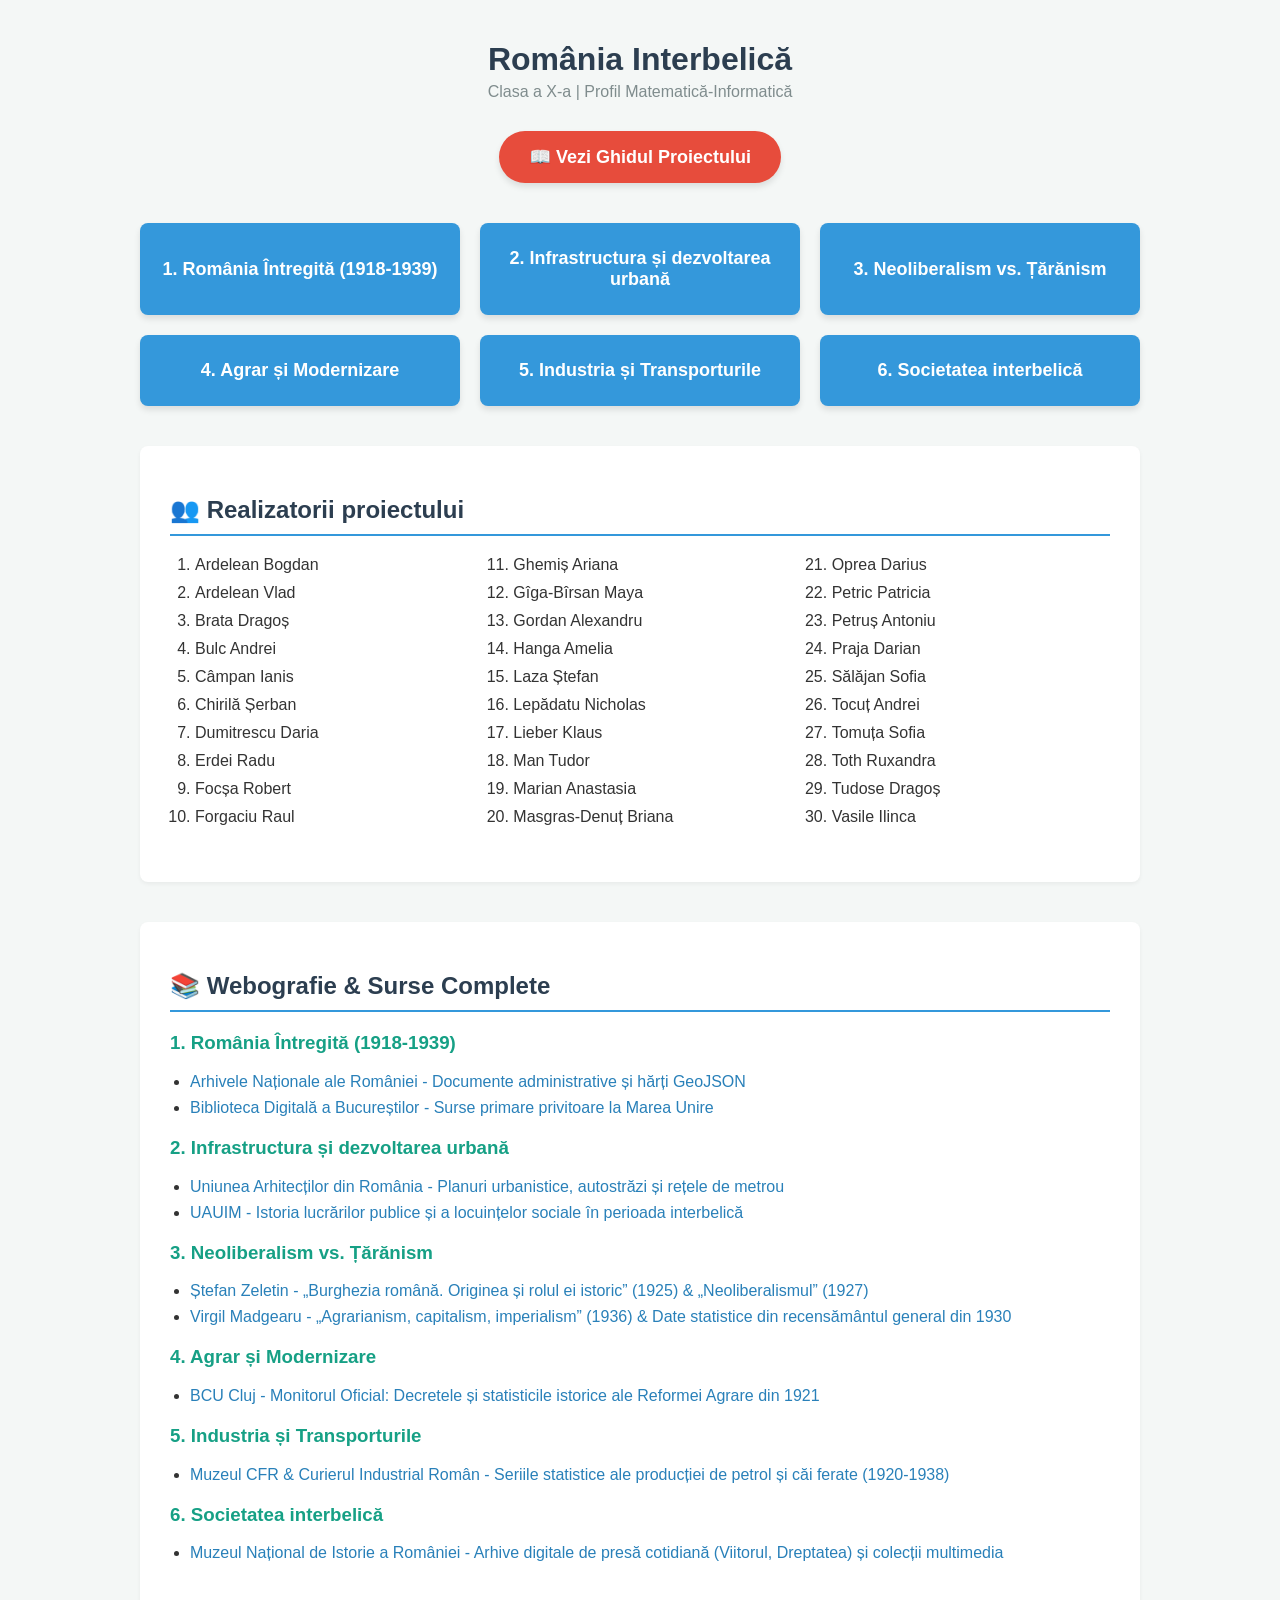
<file: index.html>
<!DOCTYPE html>
<html lang="ro">
<head>
    <meta charset="UTF-8">
    <meta name="viewport" content="width=device-width, initial-scale=1.0">
    <title>Proiecte Istoria României</title>
    <style>
        body {
            font-family: 'Segoe UI', Tahoma, Geneva, Verdana, sans-serif;
            background-color: #f4f7f6;
            color: #333;
            margin: 0;
            padding: 20px;
            display: flex;
            flex-direction: column;
            align-items: center;
        }
        h1 {
            color: #2c3e50;
            margin-bottom: 5px;
            text-align: center;
        }
        .subtitle {
            color: #7f8c8d;
            margin-bottom: 30px;
            font-size: 16px;
        }
        .grid-container {
            display: grid;
            grid-template-columns: repeat(auto-fit, minmax(280px, 1fr));
            gap: 20px;
            max-width: 1000px;
            width: 100%;
            margin-bottom: 40px;
        }
        .btn-proiect {
            background-color: #3498db;
            color: white;
            padding: 25px 20px;
            text-align: center;
            text-decoration: none;
            font-size: 18px;
            font-weight: bold;
            border-radius: 8px;
            box-shadow: 0 4px 6px rgba(0,0,0,0.1);
            transition: transform 0.2s, background-color 0.2s;
            display: flex;
            align-items: center;
            justify-content: center;
        }
        .btn-proiect:hover {
            background-color: #2980b9;
            transform: translateY(-3px);
        }
        .btn-pdf {
            background-color: #e74c3c;
            color: white;
            padding: 15px 30px;
            border: none;
            font-size: 18px;
            font-weight: bold;
            border-radius: 30px;
            box-shadow: 0 4px 6px rgba(0,0,0,0.1);
            margin-bottom: 40px;
            cursor: pointer;
            transition: background-color 0.2s;
        }
        .btn-pdf:hover {
            background-color: #c0392b;
        }
        .webografie {
            background-color: white;
            padding: 30px;
            border-radius: 8px;
            box-shadow: 0 2px 4px rgba(0,0,0,0.05);
            max-width: 1000px;
            width: 100%;
            box-sizing: border-box;
        }
        .webografie h2 {
            color: #2c3e50;
            border-bottom: 2px solid #3498db;
            padding-bottom: 10px;
        }
        .webografie h3 {
            color: #16a085;
            margin-top: 20px;
        }
        .webografie ul {
            padding-left: 20px;
        }
        .webografie li {
            margin-bottom: 8px;
        }
        .webografie a {
            color: #2980b9;
            text-decoration: none;
        }
        .webografie a:hover {
            text-decoration: underline;
        }

        /* Stiluri Fereastră Modală (Ghid) */
        .modal {
            display: none;
            position: fixed;
            z-index: 1000;
            left: 0;
            top: 0;
            width: 100%;
            height: 100%;
            background-color: rgba(0,0,0,0.6);
            overflow-y: auto;
        }
        .modal-content {
            background-color: white;
            margin: 40px auto;
            padding: 30px;
            border-radius: 8px;
            max-width: 850px;
            width: 90%;
            box-shadow: 0 5px 15px rgba(0,0,0,0.3);
            line-height: 1.6;
        }
        .close-btn {
            color: #aaa;
            float: right;
            font-size: 28px;
            font-weight: bold;
            cursor: pointer;
        }
        .close-btn:hover {
            color: #333;
        }
        .ghid-tabel {
            width: 100%;
            border-collapse: collapse;
            margin: 15px 0;
        }
        .ghid-tabel th, .ghid-tabel td {
            border: 1px solid #ddd;
            padding: 10px;
            text-align: left;
        }
        .ghid-tabel th {
            background-color: #f2f2f2;
        }

        .realizatori {
            background-color: white;
            padding: 30px;
            border-radius: 8px;
            box-shadow: 0 2px 4px rgba(0,0,0,0.05);
            max-width: 1000px;
            width: 100%;
            box-sizing: border-box;
            margin-bottom: 40px;
        }

        .realizatori h2 {
            color: #2c3e50;
            border-bottom: 2px solid #3498db;
            padding-bottom: 10px;
        }

        .realizatori ol {
            columns: 3;
            column-gap: 40px;
            padding-left: 25px;
        }

        .realizatori li {
            margin-bottom: 10px;
            break-inside: avoid;
        }

        @media (max-width: 700px) {
            .realizatori ol {
                columns: 2;
            }
        }

        @media (max-width: 450px) {
            .realizatori ol {
                columns: 1;
            }
        }
    </style>
</head>
<body>

    <h1>România Interbelică</h1>
    <div class="subtitle">Clasa a X-a | Profil Matematică-Informatică</div>

    <!-- Buton Ghid Functional -->
    <a href="ghidul-elevului.pdf" target="_blank" rel="noopener noreferrer" style="text-decoration: none;">
    <button class="btn-pdf">📖 Vezi Ghidul Proiectului</button>
    </a>

    <!-- Gridul cu cele 6 Proiecte -->
    <div class="grid-container">
        <a href="romania-intregita/" class="btn-proiect">1. România Întregită (1918-1939)</a>
        <a href="infrastructura-urbanizare/" class="btn-proiect">2. Infrastructura și dezvoltarea urbană</a>
        <a href="neoliberalism-taranism/" class="btn-proiect">3. Neoliberalism vs. Țărănism</a>
        <a href="agrar-modernizare/" class="btn-proiect">4. Agrar și Modernizare</a>
        <a href="industrie-transporturi/" class="btn-proiect">5. Industria și Transporturile</a>
        <a href="societatea-interbelica/" class="btn-proiect">6. Societatea interbelică</a>
    </div>



    <!-- Lista realizatorilor proiectului -->
    <div class="realizatori">
        <h2>👥 Realizatorii proiectului</h2>
        <ol>
            <li>Ardelean Bogdan</li>
            <li>Ardelean Vlad</li>
            <li>Brata Dragoș</li>
            <li>Bulc Andrei</li>
            <li>Câmpan Ianis</li>
            <li>Chirilă Șerban</li>
            <li>Dumitrescu Daria</li>
            <li>Erdei Radu</li>
            <li>Focșa Robert</li>
            <li>Forgaciu Raul</li>
            <li>Ghemiș Ariana</li>
            <li>Gîga-Bîrsan Maya</li>
            <li>Gordan Alexandru</li>
            <li>Hanga Amelia</li>
            <li>Laza Ștefan</li>
            <li>Lepădatu Nicholas</li>
            <li>Lieber Klaus</li>
            <li>Man Tudor</li>
            <li>Marian Anastasia</li>
            <li>Masgras-Denuț Briana</li>
            <li>Oprea Darius</li>
            <li>Petric Patricia</li>
            <li>Petruș Antoniu</li>
            <li>Praja Darian</li>
            <li>Sălăjan Sofia</li>
            <li>Tocuț Andrei</li>
            <li>Tomuța Sofia</li>
            <li>Toth Ruxandra</li>
            <li>Tudose Dragoș</li>
            <li>Vasile Ilinca</li>
        </ol>
    </div>

    <!-- Secțiunea Webografie acumulată din toate proiectele -->
    <div class="webografie">
        <h2>📚 Webografie & Surse Complete</h2>
        
        <h3>1. România Întregită (1918-1939)</h3>
        <ul>
            <li><a href="https://anr.gov.ro" target="_blank">Arhivele Naționale ale României - Documente administrative și hărți GeoJSON</a></li>
            <li><a href="http://digibuc.ro" target="_blank">Biblioteca Digitală a Bucureștilor - Surse primare privitoare la Marea Unire</a></li>
        </ul>

        <h3>2. Infrastructura și dezvoltarea urbană</h3>
        <ul>
            <li><a href="https://uniuneaarhitectilor.ro" target="_blank">Uniunea Arhitecților din România - Planuri urbanistice, autostrăzi și rețele de metrou</a></li>
            <li><a href="https://uauim.ro" target="_blank">UAUIM - Istoria lucrărilor publice și a locuințelor sociale în perioada interbelică</a></li>
        </ul>

        <h3>3. Neoliberalism vs. Țărănism</h3>
        <ul>
            <li><a href="https://bcub.ro" target="_blank">Ștefan Zeletin - „Burghezia română. Originea și rolul ei istoric” (1925) & „Neoliberalismul” (1927)</a></li>
            <li><a href="https://academiaromana.ro" target="_blank">Virgil Madgearu - „Agrarianism, capitalism, imperialism” (1936) & Date statistice din recensământul general din 1930</a></li>
        </ul>

        <h3>4. Agrar și Modernizare</h3>
        <ul>
            <li><a href="http://bcucluj.ro" target="_blank">BCU Cluj - Monitorul Oficial: Decretele și statisticile istorice ale Reformei Agrare din 1921</a></li>
        </ul>

        <h3>5. Industria și Transporturile</h3>
        <ul>
            <li><a href="http://muzeulcfr.ro" target="_blank">Muzeul CFR & Curierul Industrial Român - Seriile statistice ale producției de petrol și căi ferate (1920-1938)</a></li>
        </ul>

        <h3>6. Societatea interbelică</h3>
        <ul>
            <li><a href="https://muzeulnationalistorie.ro" target="_blank">Muzeul Național de Istorie a României - Arhive digitale de presă cotidiană (Viitorul, Dreptatea) și colecții multimedia</a></li>
        </ul>
    </div>

    <!-- Fereastră Modală Ghid -->
    <div id="ghidModal" class="modal">
        <div class="modal-content">
            <span class="close-btn" onclick="closeModal()">&times;</span>
            <h2>GHIDUL ELEVULUI: PROIECTUL DE CREARE A RESURSELOR DIGITALE LA ISTORIE</h2>
            <p><strong>Clasa a X-a | Profil Matematică-Informatică</strong></p>
            <p>Activitate interdisciplinară ce îmbină analiza istorică riguroasă cu competențele avansate de programare și design digital.</p>
            
            <h3>1. Obiective și structură</h3>
            <ul>
                <li><strong>Durată:</strong> 2 săptămâni</li>
                <li><strong>Format echipă:</strong> 5 membri (cu roluri clare: Programator Lead, Documentarist, Analist Date, UI/UX Designer, Editor Multimedia)</li>
            </ul>

            <h3>2. Repartizarea echipelor</h3>
            <table class="ghid-tabel">
                <thead>
                    <tr>
                        <th>Echipă</th>
                        <th>Tematică principală</th>
                        <th>Livrabil digital</th>
                        <th>Tehnologii</th>
                    </tr>
                </thead>
                <tbody>
                    <tr><td>Echipa 1</td><td>România Întregită (1918-1939)</td><td>Harta Interactivă (Sistem GIS)</td><td>Leaflet.js, GeoJSON</td></tr>
                    <tr><td>Echipa 2</td><td>Infrastructura și dezvoltarea urbană</td><td>Harta Interactivă & Timeline</td><td>Mapbox, TimelineJS</td></tr>
                    <tr><td>Echipa 3</td><td>Neoliberalism vs. Țărănism</td><td>Infografic & Simulator Economic</td><td>Figma, Chart.js, JS</td></tr>
                    <tr><td>Echipa 4</td><td>Agrar și Modernizare</td><td>Revistă Digitală / Modul Interactiv</td><td>Genially, Canva</td></tr>
                    <tr><td>Echipa 5</td><td>Industria și Transporturile</td><td>Infografic cu Grafice Dinamice</td><td>Chart.js, SVG, Canvas</td></tr>
                    <tr><td>Echipa 6</td><td>Societatea interbelică</td><td>Revistă Digitală Multimedia</td><td>FlipHTML5, Audio/Video</td></tr>
                </tbody>
            </table>

            <h3>3. Calendar & Evaluare</h3>
            <p><strong>Săptămâna 1:</strong> Documentare, wireframe, culegere coordonate GIS și structurare date (JSON/CSV).</p>
            <p><strong>Săptămâna 2:</strong> Asamblare, testare responsivitate, publicare pe GitHub Pages/Netlify și susținerea prezentării (10 min).</p>
            <p><strong>Punctaj maxim:</strong> Istorie (2.5p), Tehnic (2.5p), Design (2.0p), Echipă (1.5p), Prezentare (1.5p). *1 punct acordat din oficiu.</p>
        </div>
    </div>

    <script>
        function openModal() {
            document.getElementById('ghidModal').style.display = 'block';
document.body.style.overflow = 'hidden'; /* Oprește scroll-ul paginii principale */
}
function closeModal() {
document.getElementById('ghidModal').style.display = 'none';
document.body.style.overflow = 'auto';
}
window.onclick = function(event) {
var modal = document.getElementById('ghidModal');
if (event.target == modal) {
closeModal();
}
}
</file>
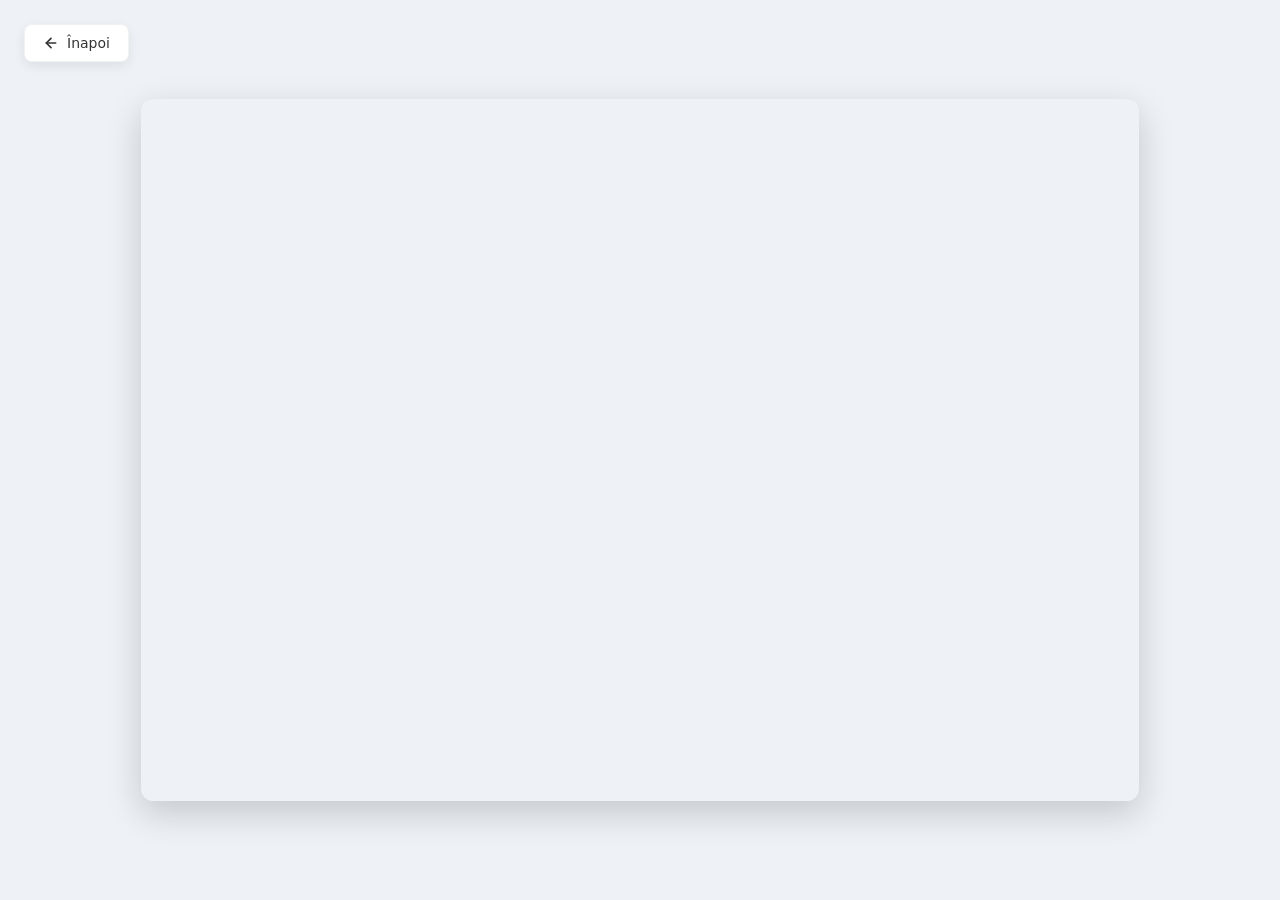
<file: agrar-modernizare/index.html>
<!DOCTYPE html>
<html lang="ro">
<head>
    <meta charset="UTF-8">
    <meta name="viewport" content="width=device-width, initial-scale=1.0">
    <title>Prezentare</title>

    <style>
        * {
            box-sizing: border-box;
        }

        html, body {
            margin: 0;
            width: 100%;
            height: 100%;
        }

        body {
            display: flex;
            align-items: center;
            justify-content: center;
            background: #eef2f7;
            overflow: hidden;
            font-family: system-ui, -apple-system, sans-serif;
        }

        /* Stiluri pentru butonul Înapoi */
        .btn-inapoi {
            position: absolute;
            top: 24px;
            left: 24px;
            display: inline-flex;
            align-items: center;
            gap: 8px;
            padding: 10px 18px;
            background-color: #ffffff;
            color: #333333;
            text-decoration: none;
            border-radius: 8px;
            font-size: 14px;
            font-weight: 500;
            box-shadow: 0 4px 12px rgba(0, 0, 0, 0.08);
            border: 1px solid rgba(0, 0, 0, 0.05);
            cursor: pointer;
            transition: all 0.2s ease;
            z-index: 10;
        }

        .btn-inapoi:hover {
            background-color: #f8f9fa;
            transform: translateY(-2px);
            box-shadow: 0 6px 16px rgba(0, 0, 0, 0.12);
        }

        .btn-inapoi:active {
            transform: translateY(0);
        }

        .prezentare {
            width: 78vw;
            height: 78vh;
            border: none;
            border-radius: 12px;
            overflow: hidden;
            box-shadow: 0 12px 35px rgba(0, 0, 0, 0.18);
        }

        iframe {
            display: block;
            width: 100%;
            height: 100%;
            border: none;
        }

        @media (max-width: 700px) {
            .btn-inapoi {
                top: 16px;
                left: 16px;
                padding: 8px 14px;
                font-size: 13px;
            }
            
            .prezentare {
                width: 94vw;
                height: 72vh;
                margin-top: 40px; /* Lasă spațiu pentru buton pe ecrane mici */
            }
        }
    </style>
</head>

<body>
    <!-- Butonul de întoarcere -->
    <a href="/romania-interbelica" class="btn-inapoi">
        <svg width="16" height="16" viewBox="0 0 24 24" fill="none" stroke="currentColor" stroke-width="2.5" stroke-linecap="round" stroke-linejoin="round">
            <line x1="19" y1="12" x2="5" y2="12"></line>
            <polyline points="12 19 5 12 12 5"></polyline>
        </svg>
        Înapoi
    </a>

    <div class="prezentare">
        <iframe
            src="https://docs.google.com/presentation/d/e/2PACX-1vT7RxnrubR35_dEhkGWEAfp5b4BQYQSi6iCKCWAfRRPGedDJJmM32dlqVfOL2f3sg/pubembed?start=true&loop=true&delayms=15000"
            allowfullscreen>
        </iframe>
    </div>
</body>
</html>
</file>
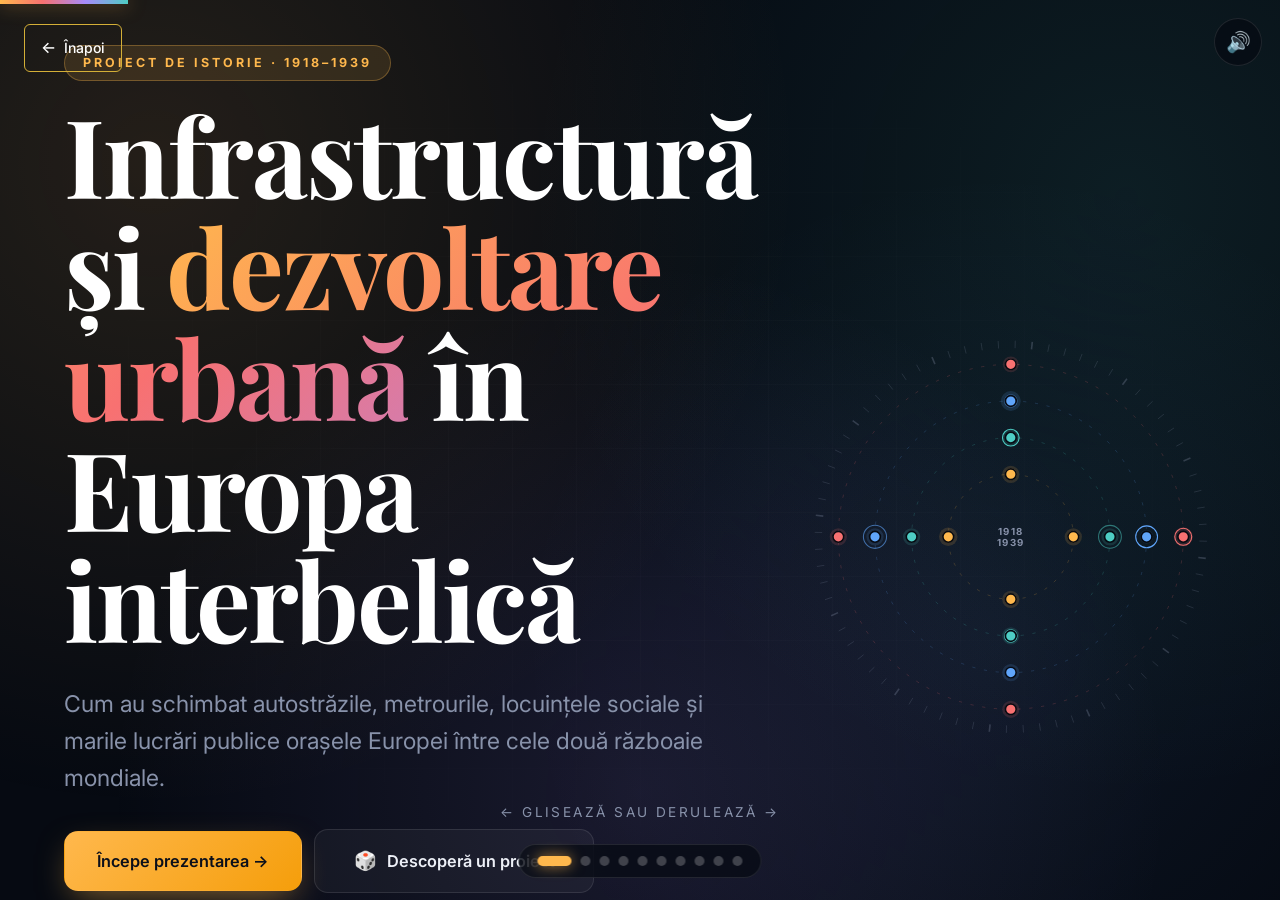
<file: infrastructura-urbanizare/index.html>
<!DOCTYPE html>
<html lang="ro">
<head>
<meta charset="utf-8">
<meta name="viewport" content="width=device-width, initial-scale=1, viewport-fit=cover">
<title>Infrastructură și dezvoltare urbană în Europa interbelică</title>
<link rel="preconnect" href="https://fonts.googleapis.com">
<link rel="preconnect" href="https://fonts.gstatic.com" crossorigin>
<link href="https://fonts.googleapis.com/css2?family=Playfair+Display:wght@600;700;900&family=Inter:wght@300;400;500;600;700;800;900&display=swap" rel="stylesheet">
<style>
.btn-back {
  position: absolute;
  top: 24px;
  left: 24px;
  display: inline-flex;
  align-items: center;
  gap: 8px;
  padding: 10px 16px;
  background-color: transparent;
  color: #333333; /* Schimbă în #ffffff dacă pagina ta are fundal închis */
  text-decoration: none;
  font-family: inherit;
  font-size: 14px;
  font-weight: 500;
  border: 1px solid rgba(0, 0, 0, 0.15); /* Sau rgba(255, 255, 255, 0.2) pentru fundal închis */
  border-radius: 6px;
  transition: all 0.2s ease-in-out;
  z-index: 1000;
}

.btn-back {
    border-color: #d4af37;
    color: white;
}

.btn-back .arrow {
  font-size: 16px;
  transition: transform 0.2s ease;
}

/* Efect de hover asortat cu elementele dinamice ale paginii */
.btn-back:hover {
  background-color: #f5f5f5; /* Schimbă într-un gri închis sau auriu discret dacă e cazul */
  border-color: #d4af37; /* Accent auriu care se potrivește cu „cursorul auriu” din pagină */
  color: #d4af37;
  box-shadow: 0 2px 8px rgba(0, 0, 0, 0.05);
}

.btn-back:hover .arrow {
  transform: translateX(-4px); /* Mișcare discretă a săgeții la hover */
}

/* Adaptare pentru ecrane mici (mobile) */
@media (max-width: 768px) {
  .btn-back {
    top: 16px;
    left: 16px;
    padding: 8px 12px;
    font-size: 13px;
  }
}

:root{
  --bg:#060A12;--ink:#EDF0F7;--mut:#8892AA;
  --gold:#FFB84D;--teal:#4ECDC4;--blue:#60A5FA;--coral:#F87171;--purple:#A78BFA;
  --glass:rgba(255,255,255,0.04);--glass2:rgba(255,255,255,0.08);
  --border:rgba(255,255,255,0.10);--border-hi:rgba(255,255,255,0.26);
  --shadow:0 30px 80px -20px rgba(0,0,0,0.85);
  --ff-s:'Playfair Display',Georgia,serif;
  --ff-b:'Inter','Segoe UI',system-ui,sans-serif;
}
*{box-sizing:border-box}
html,body{height:100%;margin:0;overflow:hidden}
body{
  background:var(--bg);color:var(--ink);font:18px/1.6 var(--ff-b);
  -webkit-font-smoothing:antialiased;position:relative;
  user-select:none;-webkit-user-select:none;
}
.card p,.card li,.lead,h1,h2,h3,.p-info p,.w-card p{user-select:text;-webkit-user-select:text}
body::before{
  content:'';position:fixed;inset:0;z-index:0;pointer-events:none;
  background:
    radial-gradient(circle at 12% 18%, rgba(255,184,77,0.12), transparent 48%),
    radial-gradient(circle at 88% 22%, rgba(78,205,196,0.10), transparent 45%),
    radial-gradient(circle at 50% 88%, rgba(167,139,250,0.12), transparent 52%),
    radial-gradient(circle at 78% 72%, rgba(96,165,250,0.08), transparent 40%);
  animation:ambientShift 26s ease-in-out infinite;
}
body::after{
  content:'';position:fixed;inset:0;z-index:0;pointer-events:none;
  background-image:
    linear-gradient(rgba(255,255,255,0.015) 1px, transparent 1px),
    linear-gradient(90deg, rgba(255,255,255,0.015) 1px, transparent 1px);
  background-size:64px 64px;
  mask-image:radial-gradient(ellipse at center, black 28%, transparent 78%);
  -webkit-mask-image:radial-gradient(ellipse at center, black 28%, transparent 78%);
}
@keyframes ambientShift{0%,100%{transform:scale(1) rotate(0)}33%{transform:scale(1.07) rotate(1.5deg)}66%{transform:scale(1.04) rotate(-1.5deg)}}

#deck{position:fixed;inset:0;z-index:1;overflow:hidden;touch-action:pan-y;cursor:grab}
#deck.dragging{cursor:grabbing}
#track{display:flex;height:100%;will-change:transform;transition:transform .7s cubic-bezier(.22,.9,.24,1)}
.s{flex:0 0 100vw;height:100%;overflow-y:auto;overflow-x:hidden;padding:clamp(28px,5vh,70px) clamp(18px,5vw,88px);position:relative}
.s::-webkit-scrollbar{width:6px}
.s::-webkit-scrollbar-thumb{background:rgba(255,255,255,0.12);border-radius:3px}
.in{max-width:1560px;margin:0 auto;width:100%;position:relative}

h1,h2,h3{font-family:var(--ff-s);margin:0 0 .3em;color:#fff;font-weight:700;letter-spacing:-0.02em}
h1{font-size:clamp(3rem,8.5vw,7.5rem);line-height:1.02}
h2{font-size:clamp(2.3rem,5.8vw,4.8rem);line-height:1.05;position:relative;display:inline-block;padding-bottom:16px;margin-bottom:20px}
h2::after{content:'';position:absolute;left:0;bottom:0;height:4px;width:100px;border-radius:3px;background:linear-gradient(90deg,var(--accent,var(--gold)),transparent)}
h3{font-size:clamp(1.2rem,1.6vw,1.6rem);font-weight:600}
p{margin:.4em 0}
.lead{max-width:1200px;color:var(--mut);font-size:clamp(1.1rem,1.7vw,1.55rem);line-height:1.6;margin:16px 0}
.k{display:inline-block;color:var(--accent,var(--gold));letter-spacing:.24em;text-transform:uppercase;font-size:.78rem;font-weight:700;margin-bottom:18px;padding:7px 18px;border-radius:99px;background:color-mix(in srgb,var(--accent,var(--gold)) 12%, transparent);border:1px solid color-mix(in srgb,var(--accent,var(--gold)) 30%, transparent)}
.gradient-text{background:linear-gradient(135deg,#FFB84D 0%,#F87171 30%,#A78BFA 65%,#4ECDC4 100%);-webkit-background-clip:text;background-clip:text;color:transparent;background-size:220% 220%;animation:gradientMove 9s ease infinite}
@keyframes gradientMove{0%,100%{background-position:0% 50%}50%{background-position:100% 50%}}

.card{background:var(--glass);border:1px solid var(--border);border-radius:22px;padding:clamp(22px,2.5vw,38px);backdrop-filter:blur(16px);-webkit-backdrop-filter:blur(16px);transition:transform .45s cubic-bezier(.2,.8,.2,1),border-color .4s,background .4s,box-shadow .4s;position:relative;overflow:hidden}
.card:hover{transform:translateY(-5px);border-color:var(--border-hi);background:var(--glass2);box-shadow:var(--shadow)}
.card::before{content:'';position:absolute;inset:0;background:radial-gradient(circle at var(--mx,50%) var(--my,0%), rgba(255,255,255,0.07), transparent 62%);opacity:0;transition:opacity .4s;pointer-events:none}
.card:hover::before{opacity:1}

.btn,.chip,.tb{font:inherit;cursor:pointer;border-radius:14px;font-weight:600;transition:all .25s cubic-bezier(.2,.8,.2,1);border:1px solid transparent;display:inline-flex;align-items:center;justify-content:center;gap:8px;text-decoration:none}
.btn{background:linear-gradient(135deg,var(--gold),#F59E0B);color:#0B0F1A;padding:16px 32px;font-size:1.02rem;box-shadow:0 12px 34px -10px rgba(255,184,77,0.55)}
.btn:hover{transform:translateY(-3px);box-shadow:0 18px 44px -10px rgba(255,184,77,0.75)}
.btn.gh{background:var(--glass);color:var(--ink);border-color:var(--border);box-shadow:none}
.btn.gh:hover{background:var(--glass2);border-color:var(--border-hi)}
.btn.sm{padding:10px 18px;font-size:.9rem}
.btn-random{padding:16px 28px;font-size:1.02rem;position:relative;overflow:hidden;min-width:280px;gap:10px}
.btn-random .rb-icon{font-size:1.15rem;transition:transform .3s}
.btn-random .rb-text{transition:color .15s;white-space:nowrap;overflow:hidden;text-overflow:ellipsis;max-width:220px}
.btn-random::before{content:'';position:absolute;inset:0;background:linear-gradient(90deg,transparent,rgba(255,184,77,0.25),transparent);opacity:0;transition:opacity .3s;pointer-events:none}
.btn-random[data-rolling]::before{opacity:1;animation:shimmer 1s linear infinite}
.btn-random[data-rolling] .rb-icon{animation:spin .5s linear infinite}
@keyframes shimmer{from{transform:translateX(-100%)}to{transform:translateX(100%)}}
@keyframes spin{to{transform:rotate(360deg)}}
.chip{border:1px solid var(--border);color:var(--ink);background:var(--glass);padding:9px 18px;border-radius:99px;font-size:.9rem;font-weight:500}
.chip.on{background:var(--c,var(--gold));color:#0B0F1A;border-color:transparent}
.chip:hover{border-color:var(--border-hi)}
.bar{display:flex;flex-wrap:wrap;gap:12px;align-items:center;margin:16px 0}

.g{display:grid;grid-template-columns:repeat(auto-fit,minmax(220px,1fr));gap:18px;margin:26px 0}
.g2{display:grid;grid-template-columns:2fr 1fr;gap:20px}
@media(max-width:880px){.g2{grid-template-columns:1fr}}

.stat{text-align:center;padding:clamp(26px,4vw,48px) 18px;background:linear-gradient(180deg,var(--glass2),var(--glass));border:1px solid var(--border);border-radius:22px;position:relative;overflow:hidden;transition:transform .4s,border-color .4s}
.stat:hover{transform:translateY(-4px);border-color:var(--border-hi)}
.stat::after{content:'';position:absolute;top:0;left:50%;transform:translateX(-50%);width:60%;height:2px;background:linear-gradient(90deg,transparent,var(--c,var(--gold)),transparent)}
.stat .num{font-family:var(--ff-s);font-size:clamp(3.4rem,7vw,5.8rem);font-weight:900;line-height:1;color:var(--c,var(--gold));display:block;margin-bottom:10px;text-shadow:0 0 50px color-mix(in srgb,var(--c,var(--gold)) 45%,transparent)}
.stat .lbl{color:var(--mut);font-size:.95rem;text-transform:uppercase;letter-spacing:.1em;font-weight:600}

/* ===== MAP (LOCAL SVG) ===== */
.map-wrap{position:relative;border-radius:24px;overflow:hidden;background:#0A1220;border:1px solid var(--border)}
#map{width:100%;height:auto;display:block;background:#0A1220}
.country{fill:#1A2638;stroke:#2E3B52;stroke-width:0.7;transition:fill .3s}
.country:hover{fill:#22344D}
.country-label{fill:#4A5A78;font-size:9px;font-weight:600;letter-spacing:1.5px;text-anchor:middle;pointer-events:none;font-family:var(--ff-b)}
.sea-label{fill:#243B52;font-size:10px;font-weight:500;letter-spacing:2px;text-anchor:middle;pointer-events:none;font-style:italic;font-family:var(--ff-s)}
.map-marker{cursor:pointer}
.map-marker .d{cursor:pointer;stroke:#fff;stroke-width:1.5;transform-box:fill-box;transform-origin:center;transition:transform .5s cubic-bezier(.3,1.7,.5,1),opacity .4s}
.map-marker .ring{animation:pl 2.4s ease-out infinite;transform-box:fill-box;transform-origin:center}
@keyframes pl{from{transform:scale(1);opacity:.7}to{transform:scale(3.2);opacity:0}}
.map-marker.h .d{transform:scale(0);opacity:0;pointer-events:none}
.map-marker.h .ring{opacity:0!important;animation:none}
.map-marker.sel .d{stroke:#fff;stroke-width:3}
.map-marker .lb{fill:#E8ECF4;font-size:10px;opacity:0;transition:opacity .4s;pointer-events:none;paint-order:stroke;stroke:#0A1220;stroke-width:3px;font-weight:600;font-family:var(--ff-b)}
svg.z .map-marker .lb,.map-marker.sel .lb{opacity:1}
.map-marker.h .lb{opacity:0!important}
.rt{fill:none;stroke-width:1.3;stroke-dasharray:4 7;opacity:.55;animation:fl 1.6s linear infinite}
@keyframes fl{to{stroke-dashoffset:-22}}

input[type=range]{accent-color:var(--gold);flex:1;min-width:140px;height:8px;background:var(--glass2);border-radius:99px;appearance:none;-webkit-appearance:none;cursor:pointer}
input[type=range]::-webkit-slider-thumb{appearance:none;-webkit-appearance:none;width:22px;height:22px;border-radius:50%;background:var(--gold);cursor:pointer;box-shadow:0 0 16px rgba(255,184,77,0.7)}
input[type=range]::-moz-range-thumb{width:22px;height:22px;border:none;border-radius:50%;background:var(--gold);cursor:pointer}

#pg{position:fixed;top:0;left:0;height:4px;width:0%;background:linear-gradient(90deg,var(--gold),var(--coral),var(--purple),var(--teal));z-index:10;transition:width .7s cubic-bezier(.22,.9,.24,1);box-shadow:0 0 18px rgba(255,184,77,0.6)}
#dots{position:fixed;bottom:22px;left:50%;transform:translateX(-50%);display:flex;gap:9px;z-index:9;padding:11px 18px;border-radius:99px;background:rgba(6,10,18,0.72);backdrop-filter:blur(18px);-webkit-backdrop-filter:blur(18px);border:1px solid var(--border)}
#dots i{width:10px;height:10px;border-radius:50%;background:rgba(255,255,255,0.22);cursor:pointer;transition:all .3s;display:block}
#dots i:hover{background:rgba(255,255,255,0.55);transform:scale(1.25)}
#dots i.on{background:var(--gold);width:34px;border-radius:8px;box-shadow:0 0 14px rgba(255,184,77,0.65)}

#mute{position:fixed;top:18px;right:18px;z-index:9;width:48px;height:48px;border-radius:50%;background:rgba(6,10,18,0.72);backdrop-filter:blur(18px);-webkit-backdrop-filter:blur(18px);border:1px solid var(--border);color:var(--ink);font-size:1.25rem;cursor:pointer;display:flex;align-items:center;justify-content:center;transition:all .25s}
#mute:hover{border-color:var(--border-hi);background:rgba(255,255,255,0.08);transform:scale(1.06)}
#mute.muted{opacity:.45}

#hint{position:fixed;bottom:76px;left:50%;transform:translateX(-50%);z-index:8;color:var(--mut);font-size:.85rem;letter-spacing:.18em;text-transform:uppercase;pointer-events:none;opacity:0;transition:opacity .5s}
#hint.show{opacity:1;animation:hintPulse 2s ease-in-out infinite}
@keyframes hintPulse{0%,100%{opacity:.4}50%{opacity:.9}}

.s .anim{opacity:1;transform:none;transition:none}
.s.on .anim{animation:reveal .9s cubic-bezier(.22,.9,.24,1) both;animation-delay:calc(var(--i,0)*75ms)}
@keyframes reveal{from{opacity:0;transform:translateY(32px) scale(.98)}to{opacity:1;transform:none}}

/* ===== HERO with radar ===== */
.hero{min-height:calc(100vh - 110px);display:flex;align-items:center;gap:clamp(30px,5vw,80px);position:relative}
.hero-content{flex:1;min-width:0}
.hero-radar{width:clamp(320px,32vw,460px);height:clamp(320px,32vw,460px);flex-shrink:0;position:relative;animation:fadeInRadar 1.2s ease both;animation-delay:.4s}
@keyframes fadeInRadar{from{opacity:0;transform:scale(.8)}to{opacity:1;transform:none}}
.hero-radar svg{width:100%;height:100%;display:block;overflow:visible}
@media(max-width:1100px){.hero-radar{display:none}}
.radar-tip{position:absolute;bottom:calc(100% + 16px);left:50%;transform:translateX(-50%) translateY(8px);background:rgba(6,10,18,0.96);backdrop-filter:blur(20px);-webkit-backdrop-filter:blur(20px);border:1px solid var(--border-hi);border-radius:14px;padding:14px 20px;min-width:220px;text-align:center;opacity:0;transition:opacity .3s,transform .3s;pointer-events:none;z-index:20;box-shadow:0 20px 50px -15px rgba(0,0,0,0.9);white-space:nowrap}
.radar-tip.show{opacity:1;transform:translateX(-50%) translateY(0)}
.radar-tip::after{content:'';position:absolute;top:100%;left:50%;transform:translateX(-50%);width:0;height:0;border:8px solid transparent;border-top-color:rgba(6,10,18,0.96)}

.cat-icon{width:74px;height:74px;border-radius:18px;display:flex;align-items:center;justify-content:center;background:color-mix(in srgb,var(--accent,var(--gold)) 15%, transparent);border:1px solid color-mix(in srgb,var(--accent,var(--gold)) 35%, transparent);color:var(--accent,var(--gold));margin-bottom:20px}
.cat-icon svg{width:36px;height:36px;stroke-width:2}

.cards{display:grid;grid-template-columns:repeat(auto-fit,minmax(min(100%,340px),1fr));gap:20px;margin-top:22px}
.cd{background:var(--glass);border:1px solid var(--border);border-radius:22px;padding:clamp(22px,2.5vw,34px);position:relative;overflow:hidden;transition:transform .45s cubic-bezier(.2,.8,.2,1),border-color .4s,background .4s}
.cd::before{content:'';position:absolute;top:0;left:0;right:0;height:4px;background:linear-gradient(90deg,var(--c),transparent)}
.cd:hover{transform:translateY(-6px);border-color:var(--border-hi);background:var(--glass2);box-shadow:var(--shadow)}
.cd .y{font-family:var(--ff-s);font-weight:900;font-size:2.7rem;color:var(--c);line-height:1;display:block;margin-bottom:10px}
.cd .nm{font-weight:600;font-size:1.3rem;color:#fff;margin:0 0 6px;font-family:var(--ff-s)}
.cd small{color:var(--mut);display:block;font-size:.95rem;margin-bottom:12px}
.cd p{margin:0;font-size:1.02rem;color:#C8CFDD;line-height:1.55}
.cd .fact{margin-top:12px;padding-top:10px;border-top:1px solid var(--border);font-size:.82rem;color:var(--mut)}
.cd .fact b{color:var(--c)}

.tl-wrap{padding:14px 18px;margin-top:18px}
.tl-svg{width:100%;height:auto;display:block}
.tlg{cursor:pointer}
.tlg .dot{transition:r .2s, fill .2s, stroke .2s}
.tlg .lbl{pointer-events:none;transition:opacity .3s}
.tl-controls{display:flex;flex-wrap:wrap;gap:10px;align-items:center;padding:14px 0 0;margin-top:12px;border-top:1px solid var(--border)}
.tb{background:var(--glass);border:1px solid var(--border);color:var(--ink);padding:10px 16px;border-radius:12px;font-size:.86rem;font-weight:600;white-space:nowrap;flex-shrink:0}
.tb:hover{background:var(--glass2);border-color:var(--border-hi);transform:translateY(-2px)}
.tb:active{transform:translateY(0) scale(.97)}
.tb.active{background:var(--gold);color:#0B0F1A;border-color:var(--gold)}
.tb.gold{background:linear-gradient(135deg,var(--gold),#F59E0B);color:#0B0F1A;border:none;box-shadow:0 6px 22px -6px rgba(255,184,77,.5)}
#tlYear{flex:1;min-width:130px}

.cmp-row{display:grid;grid-template-columns:1fr auto 1fr;gap:22px;margin-top:22px;align-items:stretch}
@media(max-width:920px){.cmp-row{grid-template-columns:1fr;gap:14px}}
.cmp-slot{background:var(--glass);border:1px solid var(--border);border-radius:20px;padding:20px;min-height:210px;display:flex;flex-direction:column;position:relative;transition:all .4s cubic-bezier(.2,.8,.2,1);overflow:hidden}
.cmp-slot.filled{border-color:var(--c,var(--gold));background:var(--glass2);box-shadow:0 0 0 1px var(--c,var(--gold)) inset,0 22px 55px -22px color-mix(in srgb,var(--c,var(--gold)) 32%,transparent)}
.cmp-slot.filled::before{content:'';position:absolute;top:0;left:0;right:0;height:3px;background:linear-gradient(90deg,var(--c,var(--gold)),transparent)}
.cmp-empty{display:flex;align-items:center;justify-content:center;flex:1;color:var(--mut);font-size:.98rem;font-style:italic;border:2px dashed var(--border);border-radius:14px;min-height:160px;transition:all .3s;text-align:center;padding:16px}
.cmp-slot:not(.filled):hover .cmp-empty{border-color:var(--border-hi);color:#C8CFDD}
.cmp-card{animation:cardIn .55s cubic-bezier(.34,1.56,.64,1)}
@keyframes cardIn{from{opacity:0;transform:scale(.82) rotate(-3deg)}60%{transform:scale(1.03) rotate(1deg)}to{opacity:1;transform:none}}
.cmp-year{font-family:var(--ff-s);font-size:2.8rem;font-weight:900;color:var(--c);line-height:1;margin-bottom:2px}
.cmp-cat{font-size:.7rem;color:var(--c);text-transform:uppercase;letter-spacing:.15em;font-weight:700;margin-bottom:8px}
.cmp-card h3{font-size:1.35rem;margin:0 0 6px;line-height:1.2}
.cmp-loc{color:var(--mut);font-size:.9rem;margin-bottom:10px}
.cmp-card p{font-size:.94rem;color:#C8CFDD;margin:0 0 10px;line-height:1.5}
.cmp-coord{font-size:.7rem;color:var(--mut);font-family:ui-monospace,monospace;letter-spacing:.05em}
.cmp-mid{display:flex;flex-direction:column;justify-content:center;align-items:center;gap:12px;min-width:170px;padding:10px}
@media(max-width:920px){.cmp-mid{flex-direction:row;gap:18px;flex-wrap:wrap;padding:8px 0}}
.cmp-stat{text-align:center;min-width:80px}
.cmp-num{display:block;font-family:var(--ff-s);font-size:2.2rem;font-weight:900;color:var(--gold);line-height:1;text-shadow:0 0 30px rgba(255,184,77,.4)}
.cmp-lbl{display:block;font-size:.7rem;color:var(--mut);text-transform:uppercase;letter-spacing:.12em;margin-top:5px;font-weight:600}
.cmp-divider{width:40px;height:1px;background:var(--border)}
.cmp-tag{padding:6px 14px;border-radius:99px;font-size:.68rem;text-transform:uppercase;letter-spacing:.1em;font-weight:700;background:var(--glass2);border:1px solid var(--border);transition:all .3s}
.cmp-tag.same{background:rgba(78,205,196,.15);border-color:rgba(78,205,196,.4);color:var(--teal)}
.cmp-tag.diff{background:rgba(255,184,77,.15);border-color:rgba(255,184,77,.4);color:var(--gold)}
.cmp-mid.active .cmp-num{animation:numPop .5s cubic-bezier(.34,1.56,.64,1) both}
@keyframes numPop{from{opacity:0;transform:scale(.5)}to{opacity:1;transform:scale(1)}}

.web-grid{display:grid;grid-template-columns:repeat(auto-fill,minmax(min(100%,320px),1fr));gap:10px;margin-top:14px}
.w-card{display:flex;flex-direction:column;padding:14px 18px;border-radius:14px;background:var(--glass);border:1px solid var(--border);color:#C8CFDD;text-decoration:none;font-size:.92rem;transition:all .25s;overflow:hidden}
.w-card:hover{background:var(--glass2);border-color:var(--border-hi);color:#fff;transform:translateY(-2px)}
.w-card .src{font-weight:600;color:#fff;margin-bottom:2px}
.w-card .url{font-size:.78rem;color:var(--mut);overflow:hidden;text-overflow:ellipsis;white-space:nowrap}
.w-card::before{content:'↗';color:var(--teal);font-weight:700;margin-right:6px;font-size:.8rem}

.team{display:flex;flex-wrap:wrap;gap:10px;margin-top:14px}
.team span{padding:9px 18px;border-radius:99px;background:var(--glass);border:1px solid var(--border);font-size:.95rem;color:#E8ECF4}

.p-info{background:var(--glass);border:1px solid var(--border);border-radius:18px;padding:20px;min-height:180px}
.p-info .tag{display:inline-block;font-size:.7rem;font-weight:700;letter-spacing:.12em;text-transform:uppercase;padding:4px 10px;border-radius:6px;margin-bottom:8px}
.p-info h3{margin:0 0 4px;font-size:1.25rem}
.p-info .loc{color:var(--mut);font-size:.88rem;margin-bottom:10px}
.p-info p{font-size:.92rem;color:#C8CFDD;margin:0 0 10px;line-height:1.55}
.p-info .meta{font-size:.78rem;color:var(--mut);font-family:ui-monospace,monospace}

@media(max-width:700px){
  body{font-size:15px}
  .hero{min-height:auto;padding:20px 0}
  h1{font-size:2.5rem}
  h2{font-size:2rem}
  #dots{padding:7px 12px;gap:6px}
  #dots i{width:8px;height:8px}
  #dots i.on{width:24px}
  #mute{width:40px;height:40px;font-size:1.05rem}
  .tb{padding:8px 11px;font-size:.78rem}
  .cmp-row{gap:12px}
  .btn-random{min-width:auto;padding:14px 22px;font-size:.92rem}
  .btn-random .rb-text{max-width:160px}
}
</style>
</head>
<body>
<a href="/romania-interbelica" class="btn-back">
  <span class="arrow">←</span> Înapoi
</a>

<div id="pg"></div>
<button id="mute" title="Pornește/oprește sunetul">🔊</button>
<div id="hint">← Glisează sau derulează →</div>
<div id="dots"></div>

<div id="deck">
  <div id="track">

<!-- HERO -->
<section class="s on"><div class="in hero">
  <div class="hero-content">
    <div class="k anim">Proiect de istorie · 1918–1939</div>
    <h1 class="anim">Infrastructură și <span class="gradient-text">dezvoltare urbană</span> în Europa interbelică</h1>
    <p class="lead anim" style="font-size:clamp(1.15rem,1.8vw,1.6rem);margin-top:22px">Cum au schimbat autostrăzile, metrourile, locuințele sociale și marile lucrări publice orașele Europei între cele două războaie mondiale.</p>
    <div class="bar anim" style="margin-top:32px">
      <button class="btn" onclick="go(1)">Începe prezentarea →</button>
      <button class="btn gh btn-random" id="randomBtn">
        <span class="rb-icon">🎲</span>
        <span class="rb-text">Descoperă un proiect</span>
      </button>
    </div>
    <div class="anim" style="margin-top:56px">
      <p style="color:var(--mut);font-size:.82rem;letter-spacing:.22em;text-transform:uppercase;margin-bottom:12px;font-weight:600">Realizat de</p>
      <div class="team">
        <span>Stefan Laza</span><span>Darius Oprea</span><span>Radu Erdei</span>
        <span>Focsa Robert</span><span>Tudor Man</span>
      </div>
    </div>
  </div>
  <div class="hero-radar" id="heroRadar">
    <svg viewBox="-190 -190 380 380" aria-label="Radar interactiv cu proiectele"></svg>
    <div class="radar-tip" id="radarTip"></div>
  </div>
</div></section>

<!-- CONTEXT -->
<section class="s"><div class="in">
  <div class="k anim">Contextul</div>
  <h2 class="anim">Europa după Primul Război Mondial</h2>
  <p class="lead anim">Războiul a lăsat în urmă milioane de morți, orașe distruse și o criză a locuințelor. Imperiile au dispărut, harta s-a refăcut, iar guvernele au înțeles că orașele pot fi și vitrină politică.</p>
  <div class="g">
    <div class="stat anim" style="--c:var(--gold)"><span class="num" data-count="16">0</span><span class="lbl">proiecte</span></div>
    <div class="stat anim" style="--c:var(--teal)"><span class="num" data-count="8">0</span><span class="lbl">țări</span></div>
    <div class="stat anim" style="--c:var(--coral)"><span class="num" data-count="4">0</span><span class="lbl">categorii</span></div>
    <div class="stat anim" style="--c:var(--purple)"><span class="num" data-count="15">0</span><span class="lbl">ani de proiecte</span></div>
  </div>
  <div class="g2">
    <div class="card anim">
      <h3 style="color:var(--gold);margin-bottom:16px">Trei idei dominante</h3>
      <ul style="padding-left:0;list-style:none;margin:0">
        <li style="padding:11px 0;border-bottom:1px solid var(--border);font-size:1rem"><b style="color:var(--gold)">Statul social</b> — locuințe ieftine pentru muncitori</li>
        <li style="padding:11px 0;border-bottom:1px solid var(--border);font-size:1rem"><b style="color:var(--teal)">Motorizarea</b> — automobilul și autostrăzile</li>
        <li style="padding:11px 0;font-size:1rem"><b style="color:var(--coral)">Planificarea centralizată</b> — planuri cincinale, orașe noi</li>
      </ul>
    </div>
    <div class="card anim">
      <h3 style="color:var(--teal);margin-bottom:16px">Repere</h3>
      <p style="margin:7px 0;font-size:.95rem"><b>1918</b> · Sfârșitul războiului, Marea Unire</p>
      <p style="margin:7px 0;font-size:.95rem"><b>1929</b> · Marea Criză Economică</p>
      <p style="margin:7px 0;font-size:.95rem"><b>1933</b> · Reichsautobahn în Germania</p>
      <p style="margin:7px 0;font-size:.95rem"><b>1939</b> · Al Doilea Război Mondial</p>
    </div>
  </div>
</div></section>

<!-- MAP -->
<section class="s"><div class="in">
  <div class="k anim">Hartă interactivă</div>
  <h2 class="anim">16 proiecte reale, 8 țări</h2>
  <p class="lead anim">Fiecare punct este un proiect plasat pe harta Europei la coordonatele sale reale. Folosește filtrele, cursorul de an sau redă cronologia.</p>
  <div class="bar anim" id="chips"></div>
  <div class="bar anim">
    <button class="btn gh" id="pl">▶ Redă cronologia</button>
    <label style="display:flex;gap:12px;align-items:center;flex:1;min-width:220px;color:var(--mut);font-size:.95rem">
      An: <b id="yv" style="color:var(--gold);font-size:1.25rem;min-width:52px">1939</b>
      <input id="yr" type="range" min="1920" max="1939" value="1939">
    </label>
    <button class="chip on" style="--c:var(--purple)" id="cn">Conexiuni</button>
    <button class="chip" id="zr">⟲ Reset</button>
  </div>
  <div class="g2">
    <div class="map-wrap anim"><svg id="map" viewBox="0 0 740 420" role="img" aria-label="Harta proiectelor europene"></svg></div>
    <div class="card anim p-info" id="info">
      <h3 style="color:var(--gold)">Alege un punct</h3>
      <p style="color:var(--mut);font-size:.92rem">Apasă pe un punct pentru detalii: loc, an, coordonate.</p>
      <small style="color:var(--mut);display:block;margin-top:14px" id="cnt"></small>
    </div>
  </div>
</div></section>

<!-- CATEGORIES -->
<section class="s" style="--accent:var(--gold)"><div class="in">
  <div class="cat-icon anim"><svg viewBox="0 0 24 24" fill="none" stroke="currentColor" stroke-linecap="round" stroke-linejoin="round"><path d="M4 21L8 3M20 21L16 3M12 4v3M12 11v3M12 18v3"/></svg></div>
  <div class="k anim">Categoria 1</div>
  <h2 class="anim">Transport și mobilitate</h2>
  <p class="lead anim">Automobilele se înmulțesc, iar autostrăzile și metrourile devin simboluri ale modernității și ale puterii de stat.</p>
  <div class="cards" id="c-t"></div>
</div></section>

<section class="s" style="--accent:var(--teal)"><div class="in">
  <div class="cat-icon anim"><svg viewBox="0 0 24 24" fill="none" stroke="currentColor" stroke-linecap="round" stroke-linejoin="round"><rect x="4" y="4" width="16" height="16" rx="1"/><path d="M9 8h.01M15 8h.01M9 12h.01M15 12h.01M9 16h.01M15 16h.01"/></svg></div>
  <div class="k anim">Categoria 2</div>
  <h2 class="anim">Locuire socială și oraș modern</h2>
  <p class="lead anim">Criza locuințelor a dus la ideea că statul trebuie să construiască locuințe sănătoase și accesibile pentru muncitori.</p>
  <div class="cards" id="c-l"></div>
</div></section>

<section class="s" style="--accent:var(--blue)"><div class="in">
  <div class="cat-icon anim"><svg viewBox="0 0 24 24" fill="none" stroke="currentColor" stroke-linecap="round" stroke-linejoin="round"><path d="M2 20h20M4 20V10l5 3V10l5 3V10l5 3v7"/><path d="M6 6h.01M10 6h.01M14 6h.01"/></svg></div>
  <div class="k anim">Categoria 3</div>
  <h2 class="anim">Industrie și lucrări hidro</h2>
  <p class="lead anim">URSS a folosit marile lucrări pentru industrializare accelerată; Olanda a luptat cu marea, iar Polonia și-a construit un port nou.</p>
  <div class="cards" id="c-i"></div>
</div></section>

<section class="s" style="--accent:var(--coral)"><div class="in">
  <div class="cat-icon anim"><svg viewBox="0 0 24 24" fill="none" stroke="currentColor" stroke-linecap="round" stroke-linejoin="round"><path d="M4 20h16M6 20V8h12v12M4 8l8-4 8 4M9 12v4M12 12v4M15 12v4"/></svg></div>
  <div class="k anim">Categoria 4</div>
  <h2 class="anim">Urbanism monumental și România</h2>
  <p class="lead anim">Regimurile autoritare au folosit arhitectura ca propagandă. Dar și democrațiile, inclusiv România, au construit monumente ale victoriei și modernității.</p>
  <div class="cards" id="c-u"></div>
</div></section>

<!-- TIMELINE -->
<section class="s"><div class="in">
  <div class="k anim">Cronologie comparativă</div>
  <h2 class="anim">Râurile timpului</h2>
  <p class="lead anim">Trage de cursorul auriu, joacă cronologia sau apasă pe un proiect ca să-l compari cu altul.</p>
  <div class="card anim tl-wrap">
    <svg id="tl" class="tl-svg" viewBox="0 0 900 370" role="img" aria-label="Cronologie"></svg>
    <div class="tl-controls">
      <button class="tb gold" id="tlPlay">▶ Redă</button>
      <button class="tb" id="tlPrev" title="Anul anterior">◀</button>
      <input id="tlYear" type="range" min="1920" max="1939" value="1939">
      <button class="tb" id="tlNext" title="Anul următor">▶</button>
      <button class="tb" id="tlRnd" title="Compară două proiecte aleatoare">🎲 Aleator</button>
      <button class="tb" id="tlClear" title="Golește comparatorul">✕ Golește</button>
    </div>
  </div>
  <div class="cmp-row anim">
    <div class="cmp-slot" id="cmpA"><div class="cmp-empty">+ Selectează primul proiect</div></div>
    <div class="cmp-mid" id="cmpMid"><div class="cmp-stat"><span class="cmp-num">?</span><span class="cmp-lbl">alege al doilea</span></div></div>
    <div class="cmp-slot" id="cmpB"><div class="cmp-empty">+ Selectează al doilea proiect</div></div>
  </div>
</div></section>

<!-- CONCLUZIE -->
<section class="s"><div class="in">
  <div class="k anim">Concluzie</div>
  <h2 class="anim">Ce a rămas din laboratorul urban interbelic</h2>
  <p class="lead anim">În două decenii, Europa a testat aproape toate soluțiile moderne pentru oraș — în regimuri foarte diferite.</p>
  <div class="concl" id="concl" style="display:grid;grid-template-columns:repeat(auto-fit,minmax(min(100%,340px),1fr));gap:18px;margin-top:24px"></div>
</div></section>

<!-- WEBOGRAFIE -->
<section class="s"><div class="in">
  <div class="k anim">Surse</div>
  <h2 class="anim">Webografie</h2>
  <p class="lead anim">Resurse online consultate pentru proiectele prezentate.</p>
  <div class="web-grid" id="web"></div>
  <div class="card anim" style="margin-top:26px">
    <h3 style="color:var(--gold);margin-bottom:14px">Realizat de</h3>
    <div class="team">
      <span>Stefan Laza</span><span>Darius Oprea</span><span>Radu Erdei</span>
      <span>Focsa Robert</span><span>Tudor Man</span>
    </div>
    <p style="margin-top:22px;color:var(--teal);font-weight:600;font-size:1.1rem">Vă mulțumim pentru atenție!</p>
  </div>
  <div class="bar anim" style="margin-top:22px"><button class="btn" onclick="go(0)">↺ De la capăt</button></div>
</div></section>

  </div>
</div>

<script>
/* ================= DATA ================= */
var $=s=>document.querySelector(s);
var LY={t:["Transport","#FFB84D"],l:["Locuire","#4ECDC4"],i:["Industrie","#60A5FA"],u:["Urbanism","#F87171"]};
var D=[
{n:"AVUS",o:"Berlin",c:"Germania",y:1921,l:"t",la:52.505,lo:13.26,d:"Prima șosea rapidă din Europa, cu benzi separate și fără intersecții la nivel. Deschisă la 24 septembrie 1921 cu o cursă auto.",fact:"8,3 km, aproape drept, cu două bucle la capete."},
{n:"Autostrada Köln–Bonn",o:"Köln",c:"Germania",y:1932,l:"t",la:50.85,lo:7.05,d:"Prima autostradă interurbană din Germania, deschisă la 6 august 1932 de primarul Konrad Adenauer. Astăzi este A555.",fact:"A fost inaugurată înainte de venirea naziștilor la putere."},
{n:"Tunelul Queensway",o:"Liverpool",c:"Marea Britanie",y:1934,l:"t",la:53.405,lo:-2.99,d:"Tunel rutier sub Mersey, cel mai lung din lume la inaugurare. Deschis de regele George al V-lea la 18 iulie 1934.",fact:"3,24 km, construit de 1.700 de muncitori; a costat 8 milioane de lire."},
{n:"Metroul din Moscova",o:"Moscova",c:"URSS",y:1935,l:"t",la:55.756,lo:37.617,d:"Prima linie, Sokolnicheskaya, deschisă la 15 mai 1935, cu 13 stații între Sokolniki și Park Kultury.",fact:"11,2 km; stațiile au fost gândite ca „palate ale poporului”."},
{n:"Weissenhofsiedlung",o:"Stuttgart",c:"Germania",y:1927,l:"l",la:48.804,lo:9.174,d:"Expoziția Werkbund „Die Wohnung” a reunit 21 de clădiri proiectate de 17 arhitecți moderni.",fact:"Le Corbusier, Gropius, Oud, Stam, Scharoun, Behrens, Bruno Taut."},
{n:"Römerstadt",o:"Frankfurt",c:"Germania",y:1928,l:"l",la:50.14,lo:8.66,d:"Cartier social planificat de Ernst May în programul „Das Neue Frankfurt”. 1.220 de unități locative.",fact:"Aici a fost instalată „bucătăria de la Frankfurt” de peste 10.000 de ori."},
{n:"Karl-Marx-Hof",o:"Viena",c:"Austria",y:1930,l:"l",la:48.2503,lo:16.3667,d:"Simbol al „Vienei Roșii”: 1.325 de apartamente pe o fațadă de aproape 1.200 m.",fact:"Cea mai lungă clădire rezidențială continuă din lume; 4 ganguri o traversează."},
{n:"Plan Zuid",o:"Amsterdam",c:"Țările de Jos",y:1925,l:"l",la:52.35,lo:4.87,d:"Extindere sudică a Amsterdamului după planul lui H.P. Berlage: bulevarde largi și blocuri perimetrale de cărămidă.",fact:"Construit în faze între 1917–1925; Școala din Amsterdam."},
{n:"Magnitogorsk",o:"Magnitogorsk",c:"URSS",y:1929,l:"i",la:53.407,lo:58.979,d:"Oraș industrial construit de la zero lângă muntele Magnitnaia, pentru combinatul siderurgic din primul plan cincinal.",fact:"Primul tren a sosit la 30 iunie 1929; orașul a depășit 100.000 de locuitori într-un deceniu."},
{n:"Dniprohes",o:"Zaporojie",c:"URSS",y:1932,l:"i",la:47.87,lo:35.087,d:"Hidrocentrala de pe Nipru, cea mai mare din Europa la inaugurare. Pusă în funcțiune la 10 octombrie 1932.",fact:"310 MW inițial (5 turbine); barajul a fost distrus în 1941 și refăcut."},
{n:"Afsluitdijk",o:"Frizia",c:"Țările de Jos",y:1932,l:"i",la:53.0,lo:5.1,d:"Dig de 32 km care a închis Zuiderzee și a creat lacul de apă dulce IJsselmeer.",fact:"Ultimul gol, Vlieter, a fost închis la 28 mai 1932, ora 13:02."},
{n:"Portul Gdynia",o:"Gdynia",c:"Polonia",y:1926,l:"i",la:54.519,lo:18.53,d:"Sat de pescari transformat în port modernist și oraș cu drepturi depline la 10 februarie 1926.",fact:"Planul urbanistic din 1926, inspirat de Mendelssohn; simbol al modernității poloneze."},
{n:"Via dell'Impero",o:"Roma",c:"Italia",y:1932,l:"u",la:41.89,lo:12.492,d:"Bulevard monumental între Piazza Venezia și Colosseum, inaugurat la 28 octombrie 1932.",fact:"A implicat demolarea dealului Velia și a cartierelor medievale; azi Via dei Fori Imperiali."},
{n:"Sabaudia",o:"Latina",c:"Italia",y:1934,l:"u",la:41.298,lo:13.027,d:"Oraș nou fondat în Mlaștinile Pontine, după asanarea zonei. Inaugurat la 15 aprilie 1934.",fact:"Piatra de temelie: 5 august 1933; primul dintre orașele noi fasciste."},
{n:"Palatul Telefoanelor",o:"București",c:"România",y:1933,l:"u",la:44.4325,lo:26.0975,d:"Clădire Art Deco pe Calea Victoriei, prima cu schelet metalic din România. Finalizată în 1933.",fact:"52,5 m înălțime; arhitecți Louis Weeks, Walter Froy, Edmond van Saanen Algi."},
{n:"Arcul de Triumf",o:"București",c:"România",y:1936,l:"u",la:44.467,lo:26.0786,d:"Monument al Marii Uniri, reconstruit în beton armat și granit după planurile lui Petre Antonescu.",fact:"Inaugurat la 1 decembrie 1936, în prezența regelui Carol al II-lea."}
];

var on={t:1,l:1,i:1,u:1},maxY=1939,sel=null,conn=1;
var tlYear=1939,tlPlaying=false,tlTimer=null,tlCmp=[null,null],tlDotEls={},tlBuilt=false,tlPlayheadLine=null,tlPlayheadHandle=null,tlPlayheadLabel=null;
var timer=null;

/* ================= GEO PROJECTION ================= */
function x(lon){return (lon+12)*10}
function y(lat){return (72-lat)*11.35}
function makePath(pts){return pts.map(function(p,i){return (i===0?'M':'L')+x(p[0]).toFixed(1)+','+y(p[1]).toFixed(1)}).join(' ')+'Z'}

/* ================= COUNTRY OUTLINES ================= */
var COUNTRIES=[
  [[-9.5,43.8],[-1.8,43.4],[3.2,42.5],[0.7,39],[0.2,38.7],[-0.7,37.5],[-5.5,36],[-9,37],[-9.5,38.7]],
  [[-1.8,43.4],[3.2,42.5],[7.5,43.8],[7.6,47.5],[8.2,49],[8.5,50],[2.5,51.1],[-1.5,48.6],[-4.5,48.4],[-4.7,47.5]],
  [[-5,58.5],[-2,58],[0,58],[-2,57],[-2,55],[-1,54],[1.5,53],[1.8,52],[0.5,50.5],[-4,50],[-5,51],[-5,52],[-4,53.5],[-6,55],[-5.5,56]],
  [[-10.5,51.5],[-10,54],[-8,55.4],[-6,55.4],[-6,54],[-6,52],[-8,51.5]],
  [[3.5,51.4],[4.5,52],[7,53.5],[7.1,52.5],[7,51],[6,50.5],[5,50],[4,50.5]],
  [[7,53.5],[8.5,54.9],[14,53.8],[14.5,51],[13.5,48.6],[12,47.5],[7.5,47.6],[6.5,49],[7.2,50.5],[7,52]],
  [[6,47.8],[9.5,47.5],[10.5,46.5],[8,45.8],[7,46]],
  [[7,44.5],[7,46],[9,46.5],[13,46.5],[13.5,45.5],[12.5,44],[12,43],[13.5,42],[15,40.5],[18,40],[17,38.9],[16,38],[15.5,37.5],[15,38],[12,40.5],[10,42],[9,43.5]],
  [[12.5,38],[15.5,38],[15,36.7],[12.5,37.5]],
  [[8.2,41.5],[9.8,41.2],[9.6,39],[8.5,38.8]],
  [[8.5,43],[9.5,43],[9.4,41.4],[8.5,41.5]],
  [[9.5,47.5],[13,48.5],[17,48],[17,46.5],[13.5,46.5],[10.5,46.5]],
  [[12,50.5],[14,51],[18.5,49.5],[17,48.8],[13,48.5]],
  [[14,54.8],[18,54.8],[23,54.4],[23.5,52.3],[24,50.8],[22.5,49],[18.5,49.5],[14,51],[14,52.5]],
  [[17,48.8],[22.5,49],[22.5,48],[22,47],[20,46],[17,45.5],[16,47]],
  [[8,55],[8,57],[10,57.5],[10.5,57],[12.5,56],[12.5,55],[10,54.5]],
  [[5,58.5],[4,60],[4.5,62],[6,64],[11,65],[14,66],[18,68],[20,70],[24,71],[28,71],[30,69],[30,66],[28,65],[24,65.5],[22,65],[21,64],[19,63],[17,62],[16,60],[14,59],[11,58.5],[8,58]],
  [[21,60],[24,60],[27,60.5],[29,61],[30,62],[30,64],[30,66],[29,68],[29,70],[28,70],[28,71],[27,70.5],[24,69],[21,66],[20,63]],
  [[21,59],[24,59],[28,59],[28,57],[26,56],[23,56],[21,56]],
  [[23.5,52.3],[24,52],[28,52],[30,52],[30,50],[30,48.5],[28,48],[24,48],[22.5,49]],
  [[22.5,49],[24,48],[28,48],[30,48.5],[38,49],[40,48],[40,47],[38,46],[36,46],[34,45],[30,45],[28,43.5],[25,43.5],[23,44],[22,45]],
  [[22,48],[26,48],[28,47.5],[29,45.5],[28,43.5],[25,43.5],[23,44],[22,45]],
  [[22,44],[25,43.5],[28,43.5],[28,42],[27,41.5],[25,41.5],[23,42]],
  [[13.5,45.5],[16,46.5],[19,46],[20,45.5],[22,44],[23,42],[22,41],[20,40.5],[19,41],[17,42],[16,43.5],[14,44.5]],
  [[19,41],[20,40],[22,40],[24,40],[26,40.5],[26,38.5],[24,38],[23,37.5],[22,36.5],[21,37.5],[21,38.5],[20,39]],
  [[30,66],[30,68],[29,70],[28,71],[32,71],[40,70],[45,69],[50,68],[62,68],[62,60],[62,55],[55,52],[50,50],[45,50],[42,48],[40,47],[38,47],[36,46],[34,45],[30,45],[28,47],[28,50],[30,52],[30,55],[30,60]],
  [[26,40.5],[29,41],[29,40.5]],
  [[23.5,35.5],[26.3,35.3],[26,35],[23.5,35]]
];

var COUNTRY_LABELS=[
  {n:'SPAIN',lon:-3,lat:40},{n:'FRANCE',lon:2,lat:46.5},{n:'ITALY',lon:12.5,lat:42.8},
  {n:'GERMANY',lon:10,lat:51},{n:'UK',lon:-2.5,lat:53.5},{n:'POLAND',lon:20,lat:52},
  {n:'ROMANIA',lon:25,lat:46},{n:'UKRAINE',lon:32,lat:49},{n:'RUSSIA',lon:44,lat:58},
  {n:'SWEDEN',lon:15,lat:62},{n:'NORWAY',lon:9,lat:61.5},{n:'FINLAND',lon:26,lat:63},
  {n:'GREECE',lon:22,lat:39},{n:'TURKEY',lon:32,lat:39},{n:'PORTUGAL',lon:-8.5,lat:39.5}
];
var SEA_LABELS=[
  {n:'ATLANTIC',lon:-10,lat:48},{n:'MEDITERRANEAN',lon:15,lat:35.8},
  {n:'BALTIC',lon:19,lat:57.5},{n:'BLACK SEA',lon:34,lat:43.2},{n:'NORTH SEA',lon:3,lat:56}
];

/* ================= MAP ================= */
var NS='http://www.w3.org/2000/svg';
var map=document.getElementById('map');
var rg=null;
var vb=[0,0,740,420];

function E(n,a,p){var e=document.createElementNS(NS,n);for(var k in a)e.setAttribute(k,a[k]);if(p)p.appendChild(e);return e}

function initMap(){
  map.innerHTML='';
  var defs=E('defs',{},map);
  var filt=E('filter',{id:'glow'},defs);
  E('feGaussianBlur',{stdDeviation:'3',result:'b'},filt);
  var merge=E('feMerge',{},filt);
  E('feMergeNode',{in:'b'},merge);
  E('feMergeNode',{in:'SourceGraphic'},merge);
  E('rect',{x:0,y:0,width:740,height:420,fill:'#0A1220'},map);
  for(var lon=-10;lon<=60;lon+=10)E('line',{x1:x(lon),x2:x(lon),y1:0,y2:420,stroke:'#4ECDC4','stroke-opacity':0.035,'stroke-dasharray':'2 6'},map);
  for(var lat=40;lat<=70;lat+=10)E('line',{x1:0,x2:740,y1:y(lat),y2:y(lat),stroke:'#4ECDC4','stroke-opacity':0.035,'stroke-dasharray':'2 6'},map);
  var countriesG=E('g',{},map);
  COUNTRIES.forEach(function(pts){E('path',{d:makePath(pts),class:'country'},countriesG)});
  SEA_LABELS.forEach(function(sl){var t=E('text',{x:x(sl.lon),y:y(sl.lat),class:'sea-label'},map);t.textContent=sl.n});
  COUNTRY_LABELS.forEach(function(cl){var t=E('text',{x:x(cl.lon),y:y(cl.lat),class:'country-label'},map);t.textContent=cl.n});
  rg=E('g',{},map);
  var markersG=E('g',{},map);
  D.forEach(function(p,i){
    var c=LY[p.l][1];
    var g=E('g',{class:'map-marker',transform:'translate('+x(p.lo)+' '+y(p.la)+') scale(1)'},markersG);
    p.g=g;
    E('circle',{r:14,fill:c,opacity:0.18,filter:'url(#glow)'},g);
    E('circle',{r:8,fill:'none',stroke:c,'stroke-width':1.8,class:'ring'},g);
    var dot=E('circle',{r:5.5,fill:c,class:'d',tabindex:0,'aria-label':p.n},g);
    dot.onclick=function(){pick(i)};
    dot.onkeydown=function(e){if(e.key==='Enter')pick(i)};
    E('text',{x:11,y:3.5,class:'lb'},g).textContent=p.o;
  });
  applyVB();
  refresh();
}

function applyVB(){
  map.setAttribute('viewBox',vb.map(function(v){return v.toFixed(1)}).join(' '));
  var k=vb[2]/740;
  map.classList.toggle('z',vb[2]<500);
  D.forEach(function(p){
    if(!p.g)return;
    p.g.setAttribute('transform','translate('+x(p.lo).toFixed(1)+' '+y(p.la).toFixed(1)+') scale('+k+')');
  });
}

function zoomTo(target){
  var from=vb.slice();
  var start=performance.now();
  (function step(t){
    var k=Math.min(1,(t-start)/650);
    var e=1-Math.pow(1-k,3);
    vb=from.map(function(v,i){return v+(target[i]-v)*e});
    applyVB();
    if(k<1)requestAnimationFrame(step);
  })(start);
}

function drawRoutes(){
  if(!rg)return;
  rg.innerHTML='';
  if(!conn)return;
  Object.keys(LY).forEach(function(k){
    var arr=D.filter(function(p){return p.l===k&&on[k]&&p.y<=maxY}).sort(function(a,b){return a.y-b.y});
    for(var j=1;j<arr.length;j++){
      var a=arr[j-1],b=arr[j];
      var x1=x(a.lo),y1=y(a.la),x2=x(b.lo),y2=y(b.la);
      var mx=(x1+x2)/2;
      var my=(y1+y2)/2-Math.abs(x2-x1)*0.15-10;
      E('path',{d:'M'+x1.toFixed(1)+','+y1.toFixed(1)+' Q'+mx.toFixed(1)+','+my.toFixed(1)+' '+x2.toFixed(1)+','+y2.toFixed(1),class:'rt',stroke:LY[k][1],'vector-effect':'non-scaling-stroke'},rg);
    }
  });
}

function refresh(){
  D.forEach(function(p,i){
    if(!p.g)return;
    var visible=on[p.l]&&p.y<=maxY;
    p.g.classList.toggle('h',!visible);
    p.g.classList.toggle('sel',i===sel);
  });
  drawRoutes();
  var count=D.filter(function(p){return on[p.l]&&p.y<=maxY}).length;
  $('#cnt').textContent=count+' / '+D.length+' proiecte vizibile';
  $('#yv').textContent=maxY;
  $('#yr').value=maxY;
}

function pick(i){
  SFX.ping(CAT_FREQ[D[i].l]);
  sel=i;
  var p=D[i];
  on[p.l]=1;
  chipEls[p.l].classList.add('on');
  maxY=Math.max(maxY,p.y);
  $('#info').innerHTML='<span class="tag" style="background:'+LY[p.l][1]+'22;color:'+LY[p.l][1]+'">'+LY[p.l][0]+'</span><h3>'+p.n+'</h3><div class="loc">'+p.o+', '+p.c+' · '+p.y+'</div><p>'+p.d+'</p><div class="meta">'+p.la.toFixed(2)+'° N, '+p.lo.toFixed(2)+'° E</div><div style="margin-top:10px;padding-top:8px;border-top:1px solid var(--border);font-size:.82rem;color:var(--mut)"><b style="color:'+LY[p.l][1]+'">Știai că?</b> '+p.fact+'</div>';
  zoomTo([Math.max(-50,x(p.lo)-150),Math.max(-40,y(p.la)-85),300,170]);
  refresh();
}

function zoomToDefault(){zoomTo([0,0,740,420])}
function km(a,b){var r=Math.PI/180,xd=(b.lo-a.lo)*r*Math.cos((a.la+b.la)/2*r),yd=(b.la-a.la)*r;return Math.round(Math.sqrt(xd*xd+yd*yd)*6371)}

/* ================= AUDIO ================= */
var actx=null,muted=false;
function initAudio(){if(actx){if(actx.state==='suspended')actx.resume();return}try{actx=new(window.AudioContext||window.webkitAudioContext)()}catch(e){}}
['pointerdown','keydown','touchstart','wheel'].forEach(function(ev){document.addEventListener(ev,initAudio,{once:true,passive:true})});
function tone(freq,dur,type,vol,slide,delay){if(!actx||actx.state!=='running'||muted)return;var t=actx.currentTime+(delay||0);var o=actx.createOscillator(),g=actx.createGain();o.type=type||'sine';o.frequency.setValueAtTime(freq,t);if(slide)o.frequency.exponentialRampToValueAtTime(slide,t+dur);g.gain.setValueAtTime(0.0001,t);g.gain.exponentialRampToValueAtTime(vol||0.08,t+0.012);g.gain.exponentialRampToValueAtTime(0.0001,t+dur);o.connect(g);g.connect(actx.destination);o.start(t);o.stop(t+dur+0.03)}
function noise(dur,vol,fHi,fLo,delay){if(!actx||actx.state!=='running'||muted)return;var t=actx.currentTime+(delay||0);var size=Math.floor(actx.sampleRate*dur);var buf=actx.createBuffer(1,size,actx.sampleRate);var d=buf.getChannelData(0);for(var i=0;i<size;i++)d[i]=(Math.random()*2-1)*Math.pow(1-i/size,2.2);var s=actx.createBufferSource();s.buffer=buf;var f=actx.createBiquadFilter();f.type='bandpass';f.frequency.setValueAtTime(fHi||1000,t);f.frequency.exponentialRampToValueAtTime(fLo||300,t+dur);f.Q.value=1.4;var g=actx.createGain();g.gain.setValueAtTime(0.0001,t);g.gain.exponentialRampToValueAtTime(vol||0.06,t+0.02);g.gain.exponentialRampToValueAtTime(0.0001,t+dur);s.connect(f);f.connect(g);g.connect(actx.destination);s.start(t);s.stop(t+dur+0.03)}
var SFX={
  click(){tone(920,0.05,'triangle',0.07);tone(1380,0.05,'sine',0.035,0,0.01)},
  hover(){tone(1800,0.02,'sine',0.013)},
  toggleOn(){tone(523,0.08,'sine',0.075,784)},
  toggleOff(){tone(784,0.08,'sine',0.075,523)},
  pop(){tone(440,0.09,'sine',0.085,880);tone(880,0.08,'sine',0.05,0,0.05)},
  tick(){tone(1500,0.018,'square',0.025)},
  roll(){tone(1200,0.03,'triangle',0.02)},
  whoosh(){noise(0.35,0.065,300,1800)},
  success(){tone(523,0.1,'sine',0.08);tone(659,0.1,'sine',0.08,0,0.1);tone(784,0.22,'sine',0.09,0,0.2)},
  ping(freq){tone(freq||660,0.22,'sine',0.11,freq?freq*1.6:990);noise(0.12,0.035,2000,600)},
  year(yr){var f=262*Math.pow(2,(yr-1920)/12);tone(f,0.14,'sine',0.055);tone(f*2,0.06,'sine',0.025,0,0.02)}
};
var CAT_FREQ={t:660,l:550,i:495,u:440};

document.addEventListener('pointerdown',function(e){
  var t=e.target;
  if(t.closest('.btn')||t.closest('.tb')||t.closest('#dots i'))SFX.click();
},{capture:true});
var lastHover=null;
document.addEventListener('mouseover',function(e){var el=e.target.closest('.cd,.stat,#dots i');if(!el||el===lastHover)return;lastHover=el;SFX.hover()});
document.addEventListener('mouseout',function(e){if(lastHover&&!lastHover.contains(e.relatedTarget))lastHover=null});
$('#mute').onclick=function(){var was=muted;muted=!muted;this.classList.toggle('muted',muted);this.textContent=muted?'🔇':'🔊';if(was&&!muted)SFX.click()};

/* ================= TIMELINE ================= */
var TL_LANES=[{k:'t',y:75},{k:'l',y:135},{k:'i',y:195},{k:'u',y:255}],TL_AXIS_Y=305;
function tlX(year){return 110+(year-1920)/19*(860-110)}
function buildTL(){
  var s=$("#tl");s.innerHTML='';
  TL_LANES.forEach(function(lane){var c=LY[lane.k][1];E("line",{x1:tlX(1920),x2:tlX(1939),y1:lane.y,y2:lane.y,stroke:c,"stroke-width":2,"stroke-opacity":.22},s);var lbl=E("text",{x:12,y:lane.y+5,"font-size":12,fill:c,"font-weight":"700"},s);lbl.textContent=LY[lane.k][0]});
  E("line",{x1:tlX(1920),x2:tlX(1939),y1:TL_AXIS_Y,y2:TL_AXIS_Y,stroke:"#7E8AA3","stroke-opacity":.35},s);
  for(var yr=1920;yr<=1939;yr+=2){var px=tlX(yr);E("line",{x1:px,x2:px,y1:TL_AXIS_Y,y2:TL_AXIS_Y+8,stroke:"#7E8AA3","stroke-opacity":.4},s);E("text",{x:px,y:TL_AXIS_Y+24,"text-anchor":"middle","font-size":11,fill:"#7E8AA3","font-weight":"500"},s).textContent=yr}
  D.forEach(function(p,idx){var lane=TL_LANES.find(function(l){return l.k===p.l});var cx=tlX(p.y),cy=lane.y,c=LY[p.l][1];var g=E("g",{class:"tlg"},s);
    E("circle",{cx:cx,cy:cy,r:18,fill:c,opacity:.13,class:"glow"},g);
    var ring=E("circle",{cx:cx,cy:cy,r:9,fill:"none",stroke:c,"stroke-width":1.5,class:"ring-el",opacity:.6},g);
    var dot=E("circle",{cx:cx,cy:cy,r:7,fill:c,stroke:"#04070E","stroke-width":2,class:"dot"},g);
    var lbl=E("text",{x:cx,y:cy-16,"text-anchor":"middle","font-size":10,fill:"#C8CFDD",class:"lbl"},g);lbl.textContent=p.n.split(" ")[0];
    g.addEventListener('mouseenter',function(){dot.setAttribute('r',9);SFX.hover()});
    g.addEventListener('mouseleave',function(){dot.setAttribute('r',tlCmp.indexOf(idx)>-1?9:7)});
    g.addEventListener('click',function(){if(p.y<=tlYear)tlAddToCompare(idx)});
    tlDotEls[idx]={g:g,dot:dot,ring:ring,lbl:lbl};
  });
  var phx=tlX(tlYear);
  tlPlayheadLine=E("line",{x1:phx,x2:phx,y1:25,y2:TL_AXIS_Y,stroke:"#FFB84D","stroke-width":2,"stroke-dasharray":"5 5",opacity:.85},s);
  tlPlayheadHandle=E("g",{style:"cursor:grab;touch-action:none"},s);
  E("circle",{cx:phx,cy:TL_AXIS_Y,r:18,fill:"#FFB84D",opacity:.18},tlPlayheadHandle);
  E("circle",{cx:phx,cy:TL_AXIS_Y,r:10,fill:"#FFB84D",stroke:"#04070E","stroke-width":3},tlPlayheadHandle);
  tlPlayheadLabel=E("text",{x:phx,y:TL_AXIS_Y+48,"text-anchor":"middle","font-size":16,fill:"#FFB84D","font-weight":"800"},s);tlPlayheadLabel.textContent=tlYear;
  var dragging=false;
  function onDown(e){dragging=true;e.preventDefault();e.stopPropagation();SFX.click()}
  function onMove(e){if(!dragging)return;var rect=s.getBoundingClientRect();var scale=900/rect.width;var xx=(e.clientX-rect.left)*scale;var yr=1920+(xx-110)/750*19;yr=Math.max(1920,Math.min(1939,Math.round(yr)));if(yr!==tlYear){tlYear=yr;SFX.year(yr);updateTLVisual()}}
  function onUp(){if(dragging){dragging=false;SFX.tick()}}
  tlPlayheadHandle.addEventListener('pointerdown',onDown);
  if(window._tlOnMove)window.removeEventListener('pointermove',window._tlOnMove);
  if(window._tlOnUp)window.removeEventListener('pointerup',window._tlOnUp);
  window._tlOnMove=onMove;window._tlOnUp=onUp;
  window.addEventListener('pointermove',onMove);window.addEventListener('pointerup',onUp);
  updateTLVisual();
}
function updateTLVisual(){
  D.forEach(function(p,idx){var el=tlDotEls[idx];if(!el)return;var past=p.y<=tlYear,isSel=tlCmp.indexOf(idx)>-1;el.g.style.opacity=past?1:0.22;el.dot.setAttribute('r',isSel?9:7);el.dot.setAttribute('fill',isSel?'#fff':LY[p.l][1]);el.dot.setAttribute('stroke',isSel?LY[p.l][1]:'#04070E');el.lbl.style.opacity=past?0.85:0.3;el.ring.setAttribute('stroke-width',isSel?3:1.5);el.ring.setAttribute('opacity',isSel?1:0.6)});
  var px=tlX(tlYear);
  if(tlPlayheadLine){tlPlayheadLine.setAttribute('x1',px);tlPlayheadLine.setAttribute('x2',px);tlPlayheadHandle.querySelectorAll('circle').forEach(function(c){c.setAttribute('cx',px)});tlPlayheadLabel.setAttribute('x',px);tlPlayheadLabel.textContent=tlYear}
  var slider=$("#tlYear");if(slider&&+slider.value!==tlYear)slider.value=tlYear;
}
function ensureTL(){if(!tlBuilt){buildTL();tlBuilt=true}renderCmp();updateTLVisual()}
function tlAddToCompare(idx){
  if(tlCmp.indexOf(idx)>-1){tlCmp[tlCmp.indexOf(idx)]=null;SFX.toggleOff();renderCmp();updateTLVisual();return}
  var slot=tlCmp.indexOf(null);if(slot===-1){tlCmp[0]=tlCmp[1];slot=1}tlCmp[slot]=idx;SFX.pop();renderCmp();updateTLVisual();
  setTimeout(function(){var el=document.getElementById(slot===0?'cmpA':'cmpB');if(el){el.classList.remove('filled');void el.offsetWidth;el.classList.add('filled')}},30);
}
function renderCmp(){
  ['cmpA','cmpB'].forEach(function(id,i){var el=document.getElementById(id);if(!el)return;var idx=tlCmp[i];
    if(idx===null){el.innerHTML='<div class="cmp-empty">+ '+(i===0?'Selectează primul proiect':'Selectează al doilea')+'</div>';el.classList.remove('filled');el.style.removeProperty('--c')}
    else{var p=D[idx],c=LY[p.l][1];el.style.setProperty('--c',c);el.innerHTML='<div class="cmp-card" style="--c:'+c+'"><div class="cmp-year">'+p.y+'</div><div class="cmp-cat">'+LY[p.l][0]+'</div><h3>'+p.n+'</h3><div class="cmp-loc">'+p.o+', '+p.c+'</div><p>'+p.d+'</p><div class="cmp-coord">'+p.la.toFixed(2)+'°N · '+p.lo.toFixed(2)+'°E</div></div>';el.classList.add('filled')}
  });
  var mid=document.getElementById('cmpMid');if(!mid)return;
  if(tlCmp[0]!==null&&tlCmp[1]!==null){var a=D[tlCmp[0]],b=D[tlCmp[1]];var yrDiff=Math.abs(a.y-b.y),dist=km(a,b),sameCat=a.l===b.l;
    mid.innerHTML='<div class="cmp-stat"><span class="cmp-num">'+yrDiff+'</span><span class="cmp-lbl">ani diferență</span></div><div class="cmp-divider"></div><div class="cmp-stat"><span class="cmp-num">'+dist.toLocaleString('ro-RO')+'</span><span class="cmp-lbl">km distanță</span></div><div class="cmp-tag '+(sameCat?'same':'diff')+'">'+(sameCat?'aceeași categorie':'categorii diferite')+'</div>';mid.classList.add('active')
  }else{mid.innerHTML='<div class="cmp-stat"><span class="cmp-num">?</span><span class="cmp-lbl">alege al doilea</span></div>';mid.classList.remove('active')}
}
$("#tlPlay").onclick=function(){if(tlPlaying){tlStop();SFX.toggleOff();return}tlPlaying=true;this.textContent="❚❚ Pauză";this.classList.add('active');SFX.whoosh();if(tlYear>=1939)tlYear=1920;tlTimer=setInterval(function(){if(tlYear>=1939){tlStop();SFX.success();return}tlYear++;updateTLVisual();SFX.year(tlYear)},420)};
function tlStop(){tlPlaying=false;clearInterval(tlTimer);tlTimer=null;var b=$("#tlPlay");b.textContent="▶ Redă";b.classList.remove('active')}
$("#tlPrev").onclick=function(){tlStop();if(tlYear>1920){tlYear--;updateTLVisual();SFX.tick()}};
$("#tlNext").onclick=function(){tlStop();if(tlYear<1939){tlYear++;updateTLVisual();SFX.tick()}};
$("#tlRnd").onclick=function(){tlStop();var avail=D.filter(function(p){return p.y<=tlYear});if(avail.length<2){SFX.toggleOff();return}var sh=avail.slice().sort(function(){return Math.random()-0.5});tlCmp=[D.indexOf(sh[0]),D.indexOf(sh[1])];SFX.success();renderCmp();updateTLVisual();setTimeout(function(){['cmpA','cmpB'].forEach(function(id){var el=document.getElementById(id);if(el){el.classList.remove('filled');void el.offsetWidth;el.classList.add('filled')}})},30)};
$("#tlClear").onclick=function(){tlCmp=[null,null];tlStop();SFX.toggleOff();renderCmp();updateTLVisual()};
var lastTLSlider=tlYear;
$("#tlYear").oninput=function(e){tlStop();var v=+e.target.value;if(v!==lastTLSlider){SFX.year(v);lastTLSlider=v}tlYear=v;updateTLVisual()};

/* ================= CARDS ================= */
function cards(id,k){var h=$("#"+id);D.forEach(function(p){if(p.l!=k)return;var b=document.createElement("div");b.className="cd anim";b.style.setProperty("--c",LY[p.l][1]);b.style.setProperty("--i",h.children.length);
b.innerHTML='<span class="y">'+p.y+'</span><div class="nm">'+p.n+'</div><small>'+p.o+' · '+p.c+'</small><p>'+p.d+'</p><div class="fact"><b>Știai că?</b> '+p.fact+'</div>';h.appendChild(b)})}
cards("c-t","t");cards("c-l","l");cards("c-i","i");cards("c-u","u");

/* ================= CONCLUZIE ================= */
var CONCL=[
["01","Instrument tehnic și mesaj politic","Aceeași autostradă a servit economia și propaganda regimului.","#FFB84D"],
["02","Locuirea socială, inovația cea mai influentă","Viena și Frankfurt au arătat că orașul poate oferi locuințe sănătoase.","#4ECDC4"],
["03","Progres tehnic, cost uman","Demolări la Roma, muncă forțată la Magnitogorsk.","#60A5FA"],
["04","Nu doar dictaturile au construit","Olanda, Marea Britanie și Weimar au realizat proiecte ambițioase.","#A78BFA"],
["05","România în tendințele europene","Palatul Telefoanelor și Arcul de Triumf leagă Bucureștiul de Occident.","#F87171"]
];
$("#concl").innerHTML=CONCL.map(function(c,i){return '<div class="card anim" style="--i:'+i+';--c:'+c[3]+'"><span class="num" style="font-family:var(--ff-s);font-weight:900;font-size:2.1rem;color:'+c[3]+';line-height:1;flex-shrink:0;opacity:.9">'+c[0]+'</span><div style="flex:1"><h3 style="color:'+c[3]+';font-size:1.1rem;margin:0 0 6px">'+c[1]+'</h3><p style="font-size:.95rem;color:#C8CFDD;margin:0;line-height:1.5">'+c[2]+'</p></div></div>'}).join("");

/* ================= WEBOGRAFIE ================= */
var WEB=[
["Wikipedia · AVUS","https://en.wikipedia.org/wiki/AVUS"],
["Wikipedia · Bundesautobahn 555","https://en.wikipedia.org/wiki/Bundesautobahn_555"],
["Wikipedia · Queensway Tunnel","https://en.wikipedia.org/wiki/Queensway_Tunnel"],
["Wikipedia · Moscow Metro","https://en.wikipedia.org/wiki/Moscow_Metro"],
["Wikipedia · Weissenhof Estate","https://en.wikipedia.org/wiki/Weissenhof_Estate"],
["Wikipedia · Römerstadt","https://en.wikipedia.org/wiki/Römerstadt"],
["Wikipedia · Karl-Marx-Hof","https://en.wikipedia.org/wiki/Karl-Marx-Hof"],
["Wikipedia · Plan Zuid","https://en.wikipedia.org/wiki/Plan_Zuid"],
["Wikipedia · Magnitogorsk","https://en.wikipedia.org/wiki/Magnitogorsk"],
["Wikipedia · Dnieper Hydroelectric Station","https://en.wikipedia.org/wiki/Dnieper_Hydroelectric_Station"],
["Wikipedia · Afsluitdijk","https://en.wikipedia.org/wiki/Afsluitdijk"],
["Wikipedia · Gdynia","https://en.wikipedia.org/wiki/Gdynia"],
["Wikipedia · Via dei Fori Imperiali","https://en.wikipedia.org/wiki/Via_dei_Fori_Imperiali"],
["Wikipedia · Sabaudia","https://en.wikipedia.org/wiki/Sabaudia"],
["Wikipedia · Palatul Telefoanelor","https://ro.wikipedia.org/wiki/Palatul_Telefoanelor"],
["Wikipedia · Arcul de Triumf din București","https://ro.wikipedia.org/wiki/Arcul_de_Triumf_din_București"],
["Britannica · Modern Architecture","https://www.britannica.com/art/Modern-architecture"],
["ArchDaily","https://www.archdaily.com"]
];
$("#web").innerHTML=WEB.map(function(w){return '<a class="w-card" href="'+w[1]+'" target="_blank" rel="noopener"><span class="src">'+w[0]+'</span><span class="url">'+w[1].replace(/^https?:\/\//,'').replace(/^www\./,'')+'</span></a>'}).join("");

/* ================= MAP CONTROLS ================= */
var ch=$("#chips");
var chipEls={};
Object.keys(LY).forEach(function(k){
  var b=document.createElement("button");
  b.className="chip on";
  b.style.setProperty("--c",LY[k][1]);
  b.textContent=LY[k][0];
  chipEls[k]=b;
  b.onclick=function(){
    on[k]=!on[k];
    b.classList.toggle("on");
    on[k]?SFX.toggleOn():SFX.toggleOff();
    refresh();
  };
  ch.appendChild(b);
});
var lastMapYear=maxY;
$("#yr").oninput=function(e){stopPlay();var v=+e.target.value;if(v!==lastMapYear){SFX.tick();lastMapYear=v}maxY=v;refresh()};
$("#cn").onclick=function(){conn=!conn;this.classList.toggle("on");conn?SFX.toggleOn():SFX.toggleOff();drawRoutes()};
$("#zr").onclick=function(){sel=null;zoomToDefault();refresh();SFX.toggleOff()};
function stopPlay(){clearInterval(timer);timer=null;$("#pl").textContent="▶ Redă cronologia";$("#pl").classList.remove('active')}
$("#pl").onclick=function(){if(timer){stopPlay();SFX.toggleOff();return}Object.keys(on).forEach(function(k){on[k]=1;chipEls[k].classList.add("on")});sel=null;zoomToDefault();maxY=1919;refresh();this.textContent="❚❚ Pauză";this.classList.add('active');SFX.whoosh();timer=setInterval(function(){if(maxY>=1939){stopPlay();SFX.success();return}maxY++;refresh();SFX.tick()},600)};

/* ================= HERO RADAR ================= */
function buildRadar(){
  var radar=document.getElementById('heroRadar');
  if(!radar)return;
  var svg=radar.querySelector('svg');
  var cats=['t','l','i','u'];
  var radii=[58,92,126,160];

  // Decorative rings
  cats.forEach(function(cat,idx){
    var c=LY[cat][1];
    var r=radii[idx];
    E('circle',{cx:0,cy:0,r:r,fill:'none',stroke:c,'stroke-width':0.8,opacity:0.22,'stroke-dasharray':'3 8'},svg);
  });

  // Rotating tick marks
  var tickGroup=E('g',{opacity:'0.3'},svg);
  for(var i=0;i<72;i++){
    var angle=(i/72)*Math.PI*2;
    var r1=175, r2=182;
    var x1=Math.cos(angle)*r1, y1=Math.sin(angle)*r1;
    var x2=Math.cos(angle)*r2, y2=Math.sin(angle)*r2;
    E('line',{x1:x1,y1:y1,x2:x2,y2:y2,stroke:'#8892AA','stroke-width':i%6===0?1.5:0.6},tickGroup);
  }
  var rotateAnim=document.createElementNS(NS,'animateTransform');
  rotateAnim.setAttribute('attributeName','transform');
  rotateAnim.setAttribute('type','rotate');
  rotateAnim.setAttribute('from','0');
  rotateAnim.setAttribute('to','360');
  rotateAnim.setAttribute('dur','60s');
  rotateAnim.setAttribute('repeatCount','indefinite');
  tickGroup.appendChild(rotateAnim);

  // Center label
  var t1=document.createElementNS(NS,'text');
  t1.setAttribute('x',0);t1.setAttribute('y',-2);t1.setAttribute('text-anchor','middle');
  t1.setAttribute('fill','#8892AA');t1.setAttribute('font-size','9');t1.setAttribute('font-weight','700');
  t1.setAttribute('letter-spacing','1.5');t1.setAttribute('font-family','Inter, sans-serif');
  t1.textContent='1918';
  svg.appendChild(t1);
  var t2=document.createElementNS(NS,'text');
  t2.setAttribute('x',0);t2.setAttribute('y',9);t2.setAttribute('text-anchor','middle');
  t2.setAttribute('fill','#8892AA');t2.setAttribute('font-size','9');t2.setAttribute('font-weight','700');
  t2.setAttribute('letter-spacing','1.5');t2.setAttribute('font-family','Inter, sans-serif');
  t2.textContent='1939';
  svg.appendChild(t2);

  // Project dots
  cats.forEach(function(cat,catIdx){
    var projs=D.filter(function(p){return p.l===cat});
    var r=radii[catIdx];
    var color=LY[cat][1];
    projs.forEach(function(p,i){
      var angle=(i/projs.length)*Math.PI*2-Math.PI/2;
      var px=Math.cos(angle)*r;
      var py=Math.sin(angle)*r;

      var g=document.createElementNS(NS,'g');
      g.style.cursor='pointer';

      // Glow
      var glow=document.createElementNS(NS,'circle');
      glow.setAttribute('cx',px);glow.setAttribute('cy',py);glow.setAttribute('r',8);
      glow.setAttribute('fill',color);glow.setAttribute('opacity','0.15');
      g.appendChild(glow);
      var glowAnim=document.createElementNS(NS,'animate');
      glowAnim.setAttribute('attributeName','r');
      glowAnim.setAttribute('values','6;11;6');
      glowAnim.setAttribute('dur','3s');
      glowAnim.setAttribute('begin',(Math.random()*3)+'s');
      glowAnim.setAttribute('repeatCount','indefinite');
      glow.appendChild(glowAnim);

      // Pulse ring
      var pulse=document.createElementNS(NS,'circle');
      pulse.setAttribute('cx',px);pulse.setAttribute('cy',py);pulse.setAttribute('r',5);
      pulse.setAttribute('fill','none');pulse.setAttribute('stroke',color);pulse.setAttribute('stroke-width','1');
      g.appendChild(pulse);
      var pulseR=document.createElementNS(NS,'animate');
      pulseR.setAttribute('attributeName','r');
      pulseR.setAttribute('values','5;20');
      pulseR.setAttribute('dur','2.6s');
      pulseR.setAttribute('begin',(Math.random()*2.6)+'s');
      pulseR.setAttribute('repeatCount','indefinite');
      pulse.appendChild(pulseR);
      var pulseO=document.createElementNS(NS,'animate');
      pulseO.setAttribute('attributeName','opacity');
      pulseO.setAttribute('values','0.7;0');
      pulseO.setAttribute('dur','2.6s');
      pulseO.setAttribute('begin',(Math.random()*2.6)+'s');
      pulseO.setAttribute('repeatCount','indefinite');
      pulse.appendChild(pulseO);

      // Main dot
      var dot=document.createElementNS(NS,'circle');
      dot.setAttribute('cx',px);dot.setAttribute('cy',py);dot.setAttribute('r',5);
      dot.setAttribute('fill',color);dot.setAttribute('stroke','#060A12');dot.setAttribute('stroke-width','1.5');
      dot.style.transition='r 0.3s, fill 0.3s, stroke 0.3s';
      g.appendChild(dot);

      g.addEventListener('mouseenter',function(){
        dot.setAttribute('r',8);
        dot.setAttribute('fill','#fff');
        dot.setAttribute('stroke',color);
        showRadarTip(p,color);
        SFX.hover();
      });
      g.addEventListener('mouseleave',function(){
        dot.setAttribute('r',5);
        dot.setAttribute('fill',color);
        dot.setAttribute('stroke','#060A12');
        hideRadarTip();
      });
      g.addEventListener('click',function(){
        hideRadarTip();
        SFX.ping(CAT_FREQ[cat]);
        go(2);
        setTimeout(function(){pick(D.indexOf(p))},600);
      });

      svg.appendChild(g);
    });
  });
}

function showRadarTip(p,color){
  var tip=document.getElementById('radarTip');
  if(!tip)return;
  tip.innerHTML='<div style="color:'+color+';font-size:0.62rem;text-transform:uppercase;letter-spacing:0.18em;font-weight:700;margin-bottom:4px">'+LY[p.l][0]+' · '+p.y+'</div><div style="font-family:var(--ff-s);font-size:1.1rem;font-weight:600;color:#fff;margin-bottom:3px;line-height:1.15">'+p.n+'</div><div style="font-size:0.78rem;color:var(--mut)">'+p.o+', '+p.c+'</div>';
  tip.classList.add('show');
}
function hideRadarTip(){
  var tip=document.getElementById('radarTip');
  if(tip)tip.classList.remove('show');
}

/* ================= RANDOM PROJECT BUTTON ================= */
(function(){
  var btn=document.getElementById('randomBtn');
  if(!btn)return;
  btn.onclick=function(){
    if(btn.dataset.rolling)return;
    btn.dataset.rolling='1';
    var iconEl=btn.querySelector('.rb-icon');
    var textEl=btn.querySelector('.rb-text');
    var count=0;
    var maxCount=16+Math.floor(Math.random()*6);
    var delay=55;
    var tickCount=0;
    function roll(){
      var p=D[Math.floor(Math.random()*D.length)];
      textEl.textContent=p.n;
      textEl.style.color=LY[p.l][1];
      if(tickCount%3===0)SFX.roll();
      tickCount++;
      count++;
      // Progressive slowdown
      if(count>=maxCount){
        var finalP=D[Math.floor(Math.random()*D.length)];
        textEl.textContent=finalP.n;
        textEl.style.color=LY[finalP.l][1];
        iconEl.textContent='🎯';
        SFX.success();
        setTimeout(function(){
          go(2);
          setTimeout(function(){pick(D.indexOf(finalP))},600);
        },300);
        setTimeout(function(){
          textEl.textContent='Descoperă un proiect';
          textEl.style.color='';
          iconEl.textContent='🎲';
          delete btn.dataset.rolling;
        },2200);
        return;
      }
      // Ease out: increase delay as we approach the end
      var progress=count/maxCount;
      var nextDelay=55+Math.pow(progress,2.5)*180;
      setTimeout(roll,nextDelay);
    }
    roll();
  };
})();

/* ================= NAVIGATION ================= */
var S=Array.from(document.querySelectorAll(".s")),n=0;
var track=$("#track"),deck=$("#deck"),dotsBox=$("#dots"),pg=$("#pg"),hint=$("#hint");
var TITLES=S.map(function(s){var h=s.querySelector("h1, h2");return h?h.textContent.trim():""});
S.forEach(function(_,i){var d=document.createElement("i");d.title=TITLES[i];d.onclick=function(){go(i)};dotsBox.appendChild(d)});
var dots=Array.from(dotsBox.children);
S.forEach(function(s){s.querySelectorAll(':scope > .in > .anim').forEach(function(el,i){el.style.setProperty('--i',i)})});
function setTransform(px,animate){if(!animate)track.style.transition='none';else track.style.transition='';track.style.transform='translate3d('+px+'px,0,0)'}
function go(i){
  i=Math.max(0,Math.min(S.length-1,i));var changed=i!==n;n=i;
  setTransform(-n*window.innerWidth,true);
  S.forEach(function(s){s.classList.remove('on')});void S[n].offsetWidth;S[n].classList.add('on');
  dots.forEach(function(d,j){d.classList.toggle('on',j===n)});
  pg.style.width=((n+1)/S.length*100)+'%';
  if(changed&&TITLES[n])playTitleSound(TITLES[n]);
  if(n===1)setTimeout(countUps,400);
  if(n===7)ensureTL();
  if(n!==2&&timer)stopPlay();
  hint.classList.toggle('show',n===0);
}
function countUps(){document.querySelectorAll('.stat .num').forEach(function(el){if(el.dataset.done)return;el.dataset.done='1';var target=+el.dataset.count,dur=1400,start=performance.now();el.textContent='0';(function st(t){var k=Math.min(1,(t-start)/dur);el.textContent=Math.floor(target*(1-Math.pow(1-k,3)));if(k<1)requestAnimationFrame(st)})(start)})}
function hashStr(s){var h=0;for(var i=0;i<s.length;i++)h=((h<<5)-h+s.charCodeAt(i))|0;return Math.abs(h)}
var PENTA=[261.63,293.66,329.63,392.00,440.00,523.25,587.33,659.25,783.99,880.00];
function playTitleSound(title){if(!actx||actx.state!=='running'||muted||!title)return;var h=hashStr(title);noise(0.35,0.05,600,1800);for(var i=0;i<3;i++){var idx=(h+i*7)%PENTA.length;tone(PENTA[idx],0.5,'sine',0.09,0,0.06+i*0.1)}tone(PENTA[h%5]/2,0.8,'sine',0.04,0,0)}

/* DRAG */
var drag=null;
deck.addEventListener('pointerdown',function(e){
  if(e.target.closest('button, a, input, svg, .chip, .dot, #mute, .cmp-slot, .cmp-card, #cmpMid, .tlg, .w-card, #heroRadar'))return;
  if(e.button!==undefined&&e.button!==0)return;
  drag={sx:e.clientX,sy:e.clientY,base:-n*window.innerWidth,locked:null,moved:false};
  document.body.style.userSelect='none';deck.classList.add('dragging');
});
window.addEventListener('pointermove',function(e){
  if(!drag)return;var dx=e.clientX-drag.sx,dy=e.clientY-drag.sy;
  if(!drag.locked){if(Math.abs(dx)>12&&Math.abs(dx)>Math.abs(dy))drag.locked='h';else if(Math.abs(dy)>14)drag.locked='v'}
  if(drag.locked==='h'){e.preventDefault();drag.moved=true;var nx=drag.base+dx;if((n===0&&dx>0)||(n===S.length-1&&dx<0))nx=drag.base+dx*0.28;setTransform(nx,false)}
});
window.addEventListener('pointerup',function(e){
  if(!drag)return;var dx=e.clientX-drag.sx,dy=e.clientY-drag.sy;var moved=Math.abs(dx)>8||Math.abs(dy)>8;
  deck.classList.remove('dragging');document.body.style.userSelect='';
  if(drag.locked==='h'&&moved){var sup=function(ev){ev.stopPropagation();ev.preventDefault()};document.addEventListener('click',sup,{capture:true,once:true});setTimeout(function(){document.removeEventListener('click',sup,true)},100);if(dx<-80&&n<S.length-1)go(n+1);else if(dx>80&&n>0)go(n-1);else setTransform(-n*window.innerWidth,true)}
  drag=null;
});

/* WHEEL */
var wheelLock=false;
document.addEventListener('wheel',function(e){
  if(e.target.closest('input, svg, #tl, .cmp-slot, .w-card'))return;if(wheelLock)return;
  var slide=S[n];var canDown=slide.scrollTop+slide.clientHeight<slide.scrollHeight-5;var canUp=slide.scrollTop>5;
  var d=Math.abs(e.deltaX)>Math.abs(e.deltaY)?e.deltaX:e.deltaY;
  if(d>0&&canDown)return;if(d<0&&canUp)return;if(Math.abs(d)<18)return;
  wheelLock=true;setTimeout(function(){wheelLock=false},700);
  if(d>0&&n<S.length-1)go(n+1);else if(d<0&&n>0)go(n-1);
},{passive:true});

/* KEYBOARD */
document.addEventListener('keydown',function(e){
  if(e.key==='ArrowRight'||e.key==='PageDown'){go(n+1);e.preventDefault()}
  if(e.key==='ArrowLeft'||e.key==='PageUp'){go(n-1);e.preventDefault()}
  if(e.key==='Home'){go(0)}
  if(e.key==='End'){go(S.length-1)}
});

/* RESIZE */
window.addEventListener('resize',function(){track.style.transition='none';track.style.transform='translate3d('+(-n*window.innerWidth)+'px,0,0)'});

/* CARD HOVER LIGHT */
document.querySelectorAll('.card').forEach(function(c){c.addEventListener('mousemove',function(e){var r=c.getBoundingClientRect();c.style.setProperty('--mx',((e.clientX-r.left)/r.width*100)+'%');c.style.setProperty('--my',((e.clientY-r.top)/r.height*100)+'%')})});

/* INIT */
initMap();
buildRadar();
S.forEach(function(s){s.classList.remove('on')});S[0].classList.add('on');dots[0].classList.add('on');
pg.style.width=(1/S.length*100)+'%';hint.classList.add('show');
setTimeout(function(){hint.classList.remove('show')},6000);
window.addEventListener('load',function(){track.style.transition='none';track.style.transform='translate3d(0,0,0)';requestAnimationFrame(function(){track.style.transition=''})});
</script>
</body> 
</html>
</file>
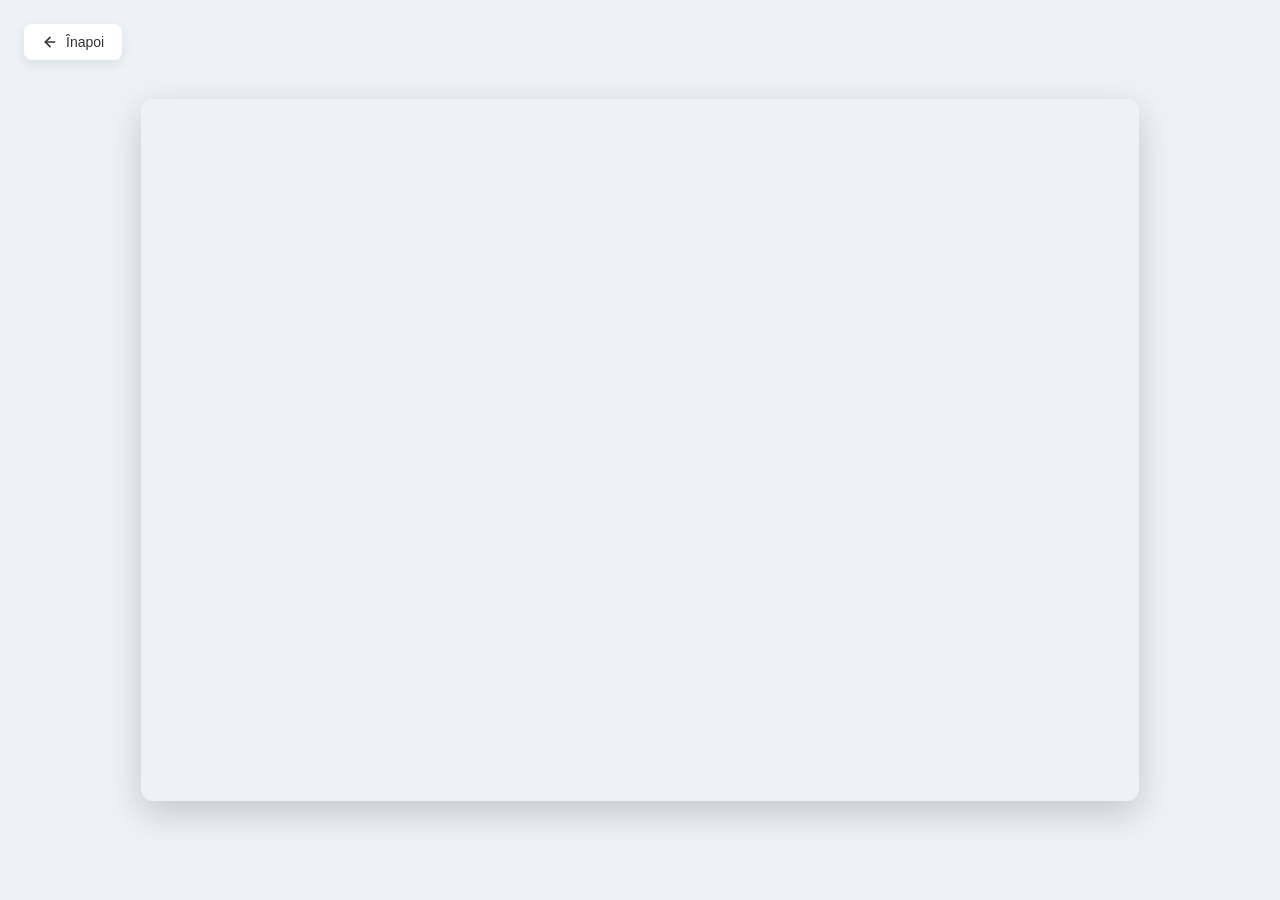
<file: societatea-interbelica/index.html>
<!DOCTYPE html>
<html lang="ro">
<head>
    <meta charset="UTF-8">
    <meta name="viewport" content="width=device-width, initial-scale=1.0">
    <title>Prezentare</title>
    <style>
        * {
            box-sizing: border-box;
        }
        
        html, body {
            margin: 0;
            width: 100%;
            height: 100%;
            font-family: -apple-system, BlinkMacSystemFont, "Segoe UI", Roboto, Helvetica, Arial, sans-serif;
        }
        
        body {
            display: flex;
            align-items: center;
            justify-content: center;
            background: #eef2f7;
            overflow: hidden;
            position: relative;
        }
        
        /* Stil buton Înapoi */
        .btn-inapoi {
            position: absolute;
            top: 24px;
            left: 24px;
            display: inline-flex;
            align-items: center;
            gap: 8px;
            padding: 10px 18px;
            background-color: #ffffff;
            color: #333333;
            text-decoration: none;
            font-weight: 500;
            font-size: 14px;
            border-radius: 8px;
            box-shadow: 0 4px 12px rgba(0, 0, 0, 0.08);
            transition: all 0.2s ease;
            z-index: 10;
        }

        .btn-inapoi:hover {
            transform: translateY(-2px);
            box-shadow: 0 6px 16px rgba(0, 0, 0, 0.12);
            background-color: #f8f9fa;
        }

        .btn-inapoi:active {
            transform: translateY(0);
        }
        
        .prezentare {
            width: 78vw;
            height: 78vh;
            border: none;
            border-radius: 12px;
            overflow: hidden;
            box-shadow: 0 12px 35px rgba(0, 0, 0, 0.18);
        }
        
        iframe {
            display: block;
            width: 100%;
            height: 100%;
            border: none;
        }
        
        @media (max-width: 700px) {
            .prezentare {
                width: 94vw;
                height: 72vh;
            }
            .btn-inapoi {
                top: 16px;
                left: 16px;
                padding: 8px 14px;
                font-size: 13px;
            }
        }
    </style>
</head>
<body>

    <!-- Butonul de Înapoi -->
    <a href="/romania-interbelica" class="btn-inapoi">
        <svg width="16" height="16" viewBox="0 0 24 24" fill="none" stroke="currentColor" stroke-width="2.5" stroke-linecap="round" stroke-linejoin="round"><line x1="19" y1="12" x2="5" y2="12"></line><polyline points="12 19 5 12 12 5"></polyline></svg>
        Înapoi
    </a>

    <div class="prezentare">
        <iframe src="https://docs.google.com/presentation/d/e/2PACX-1vSx1DEQinwny3kZamusha3xwvnCAgcxbIk-z85CEmkwxwv1mbvei4R4JKFZOtOpkw/pubembed?start=true&amp;loop=true&amp;delayms=30000" allowfullscreen>
        </iframe>
    </div>

</body>
</html>
</file>
